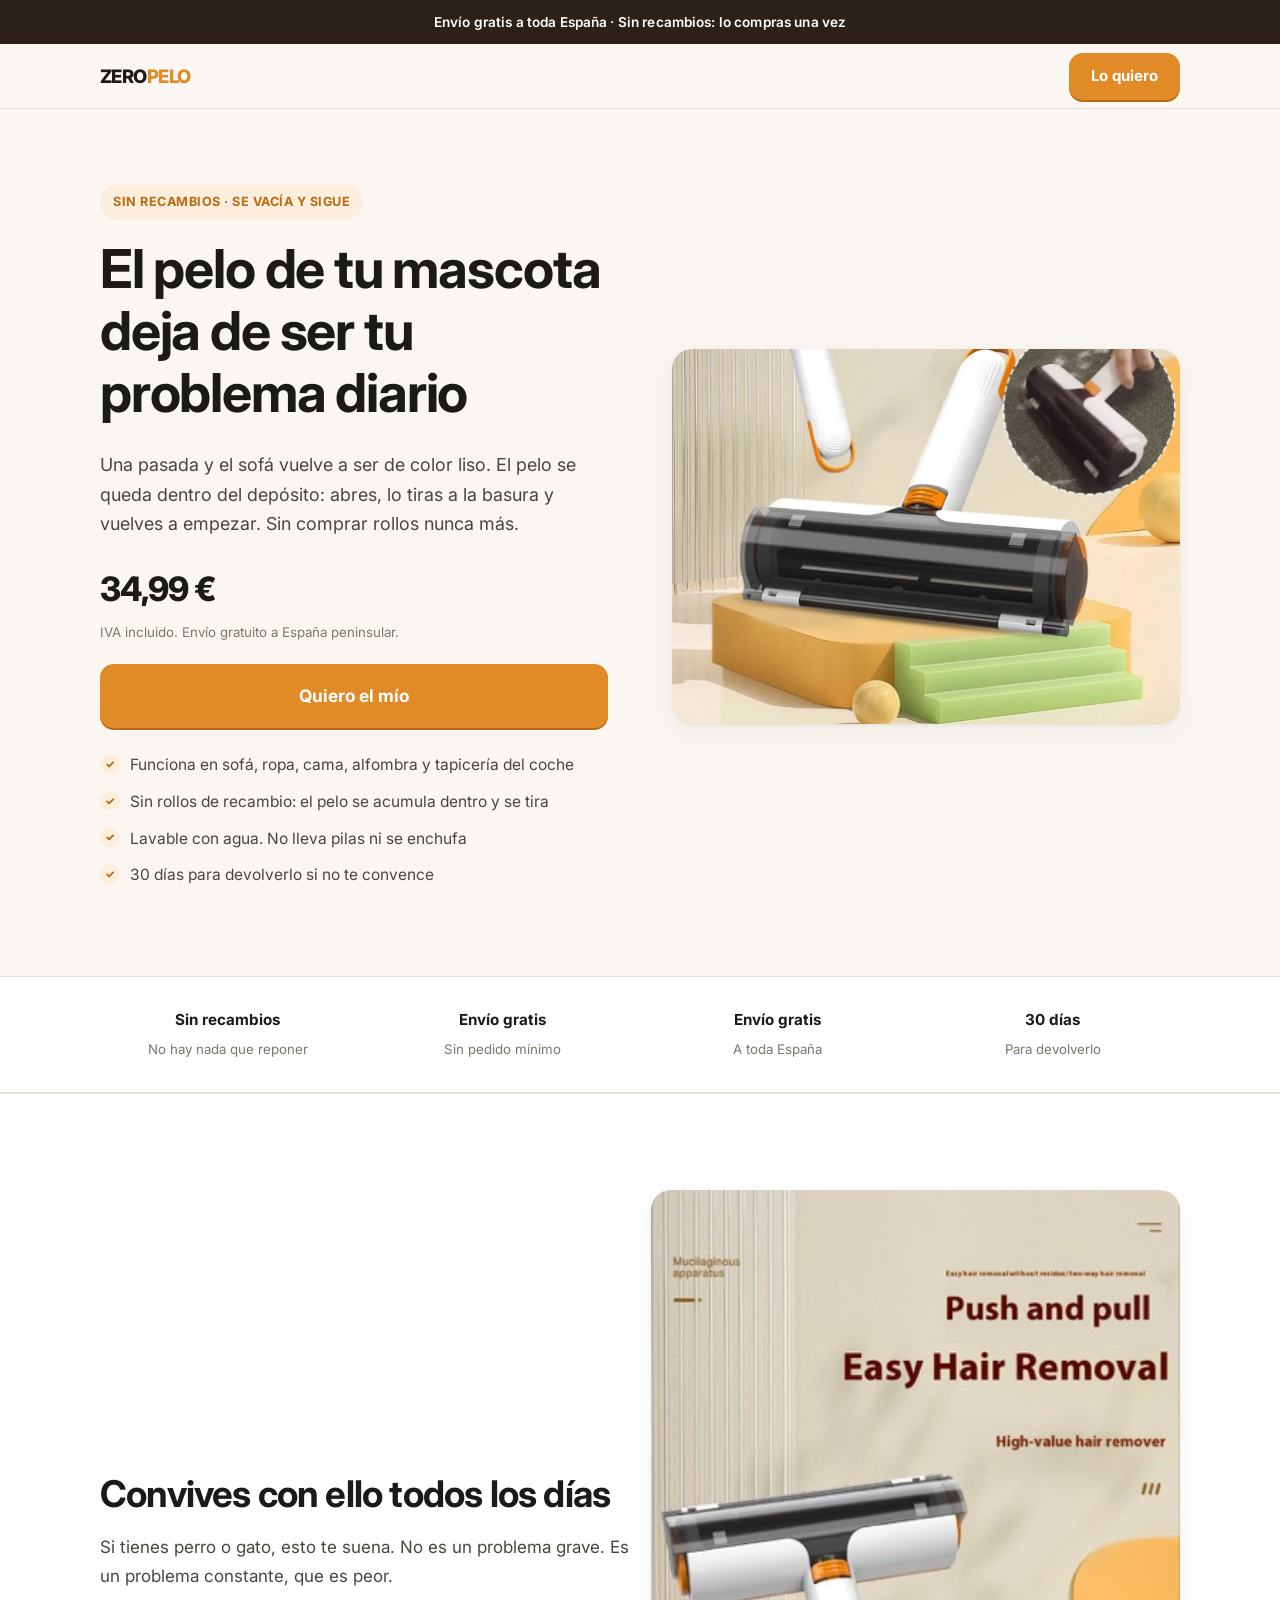
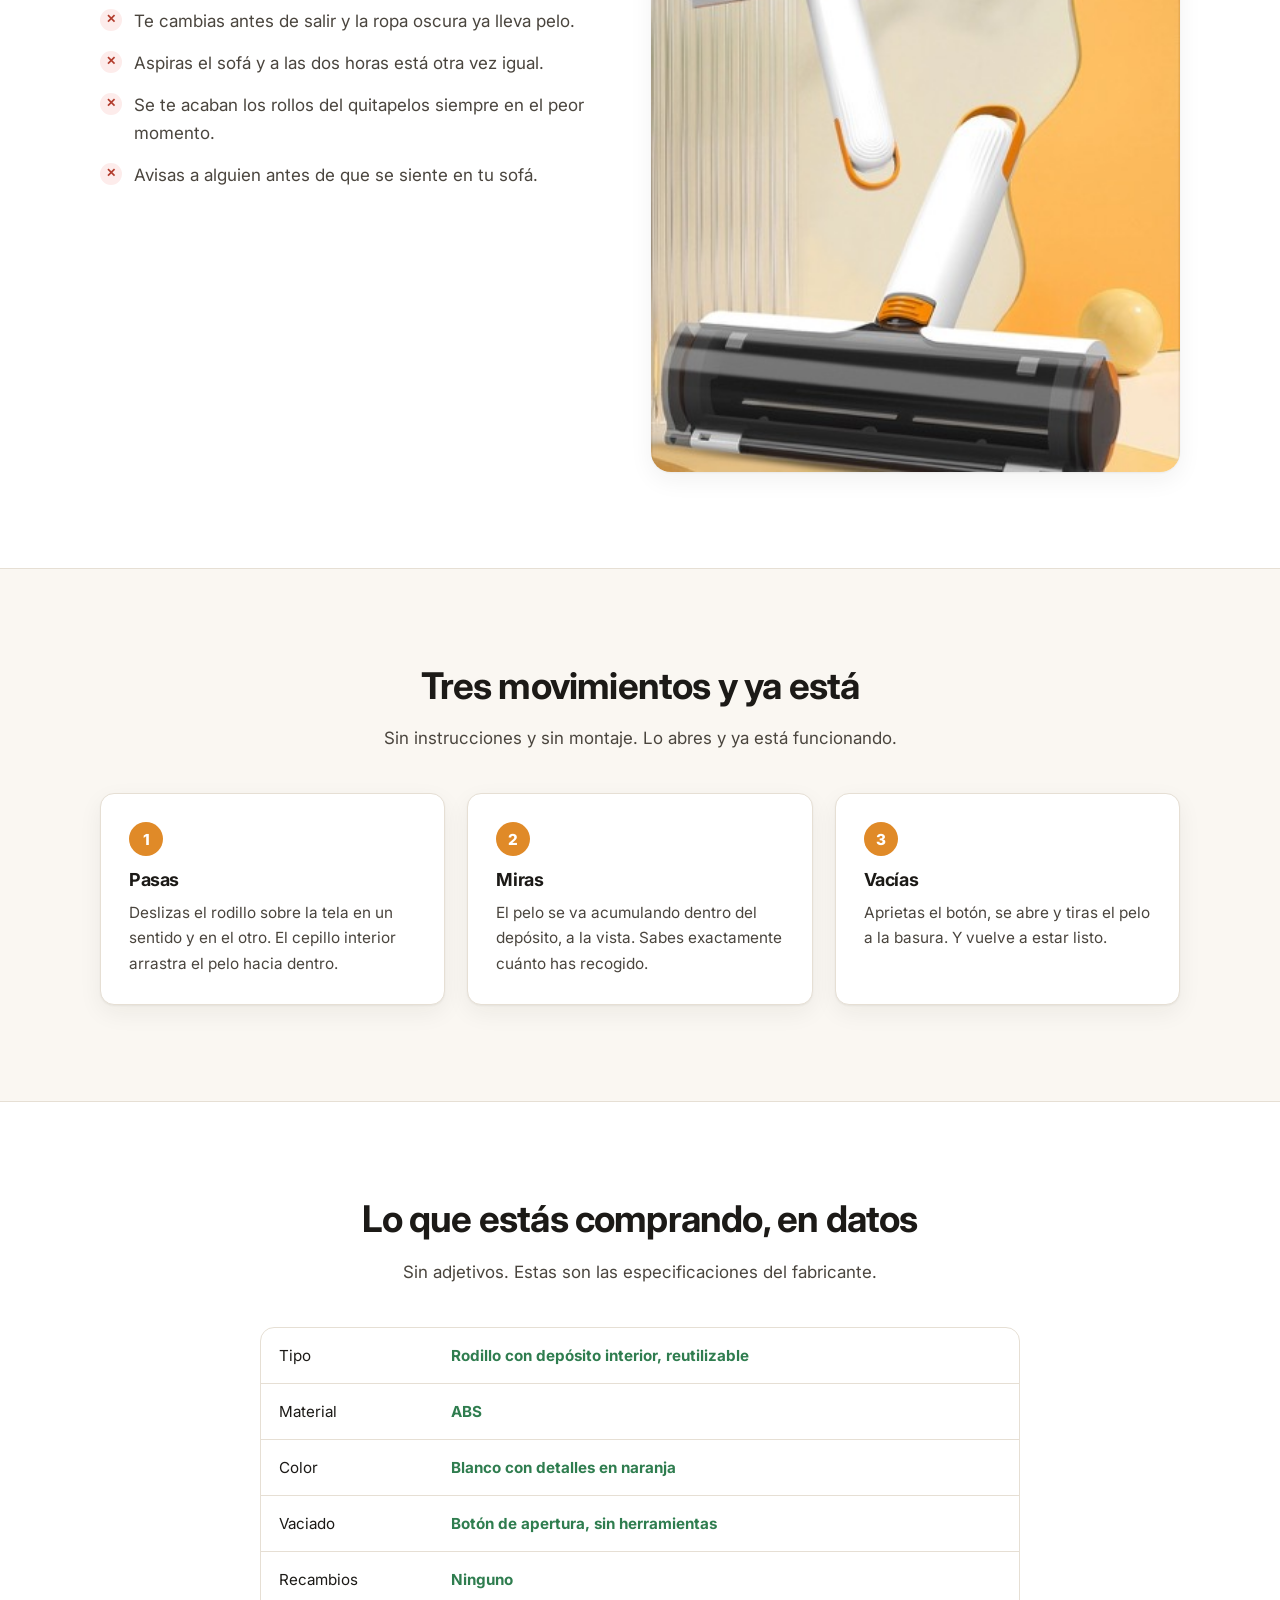
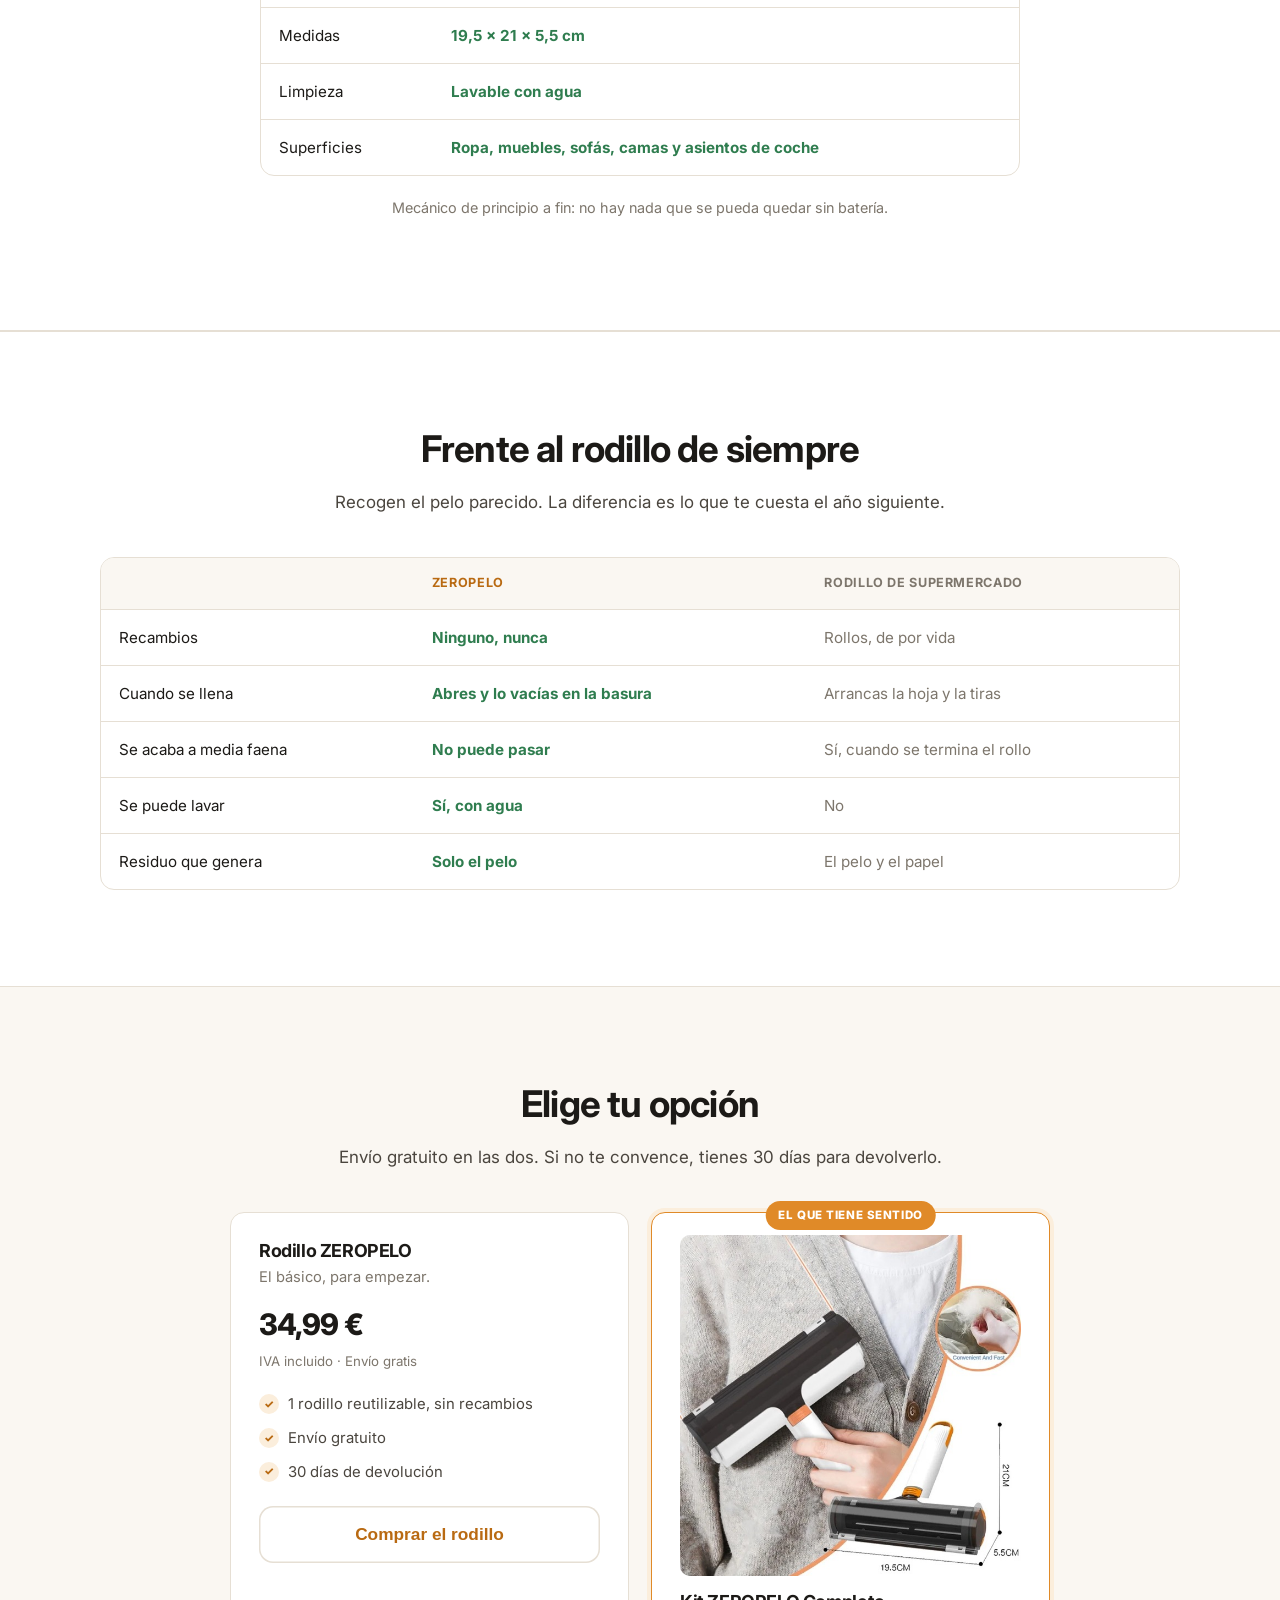
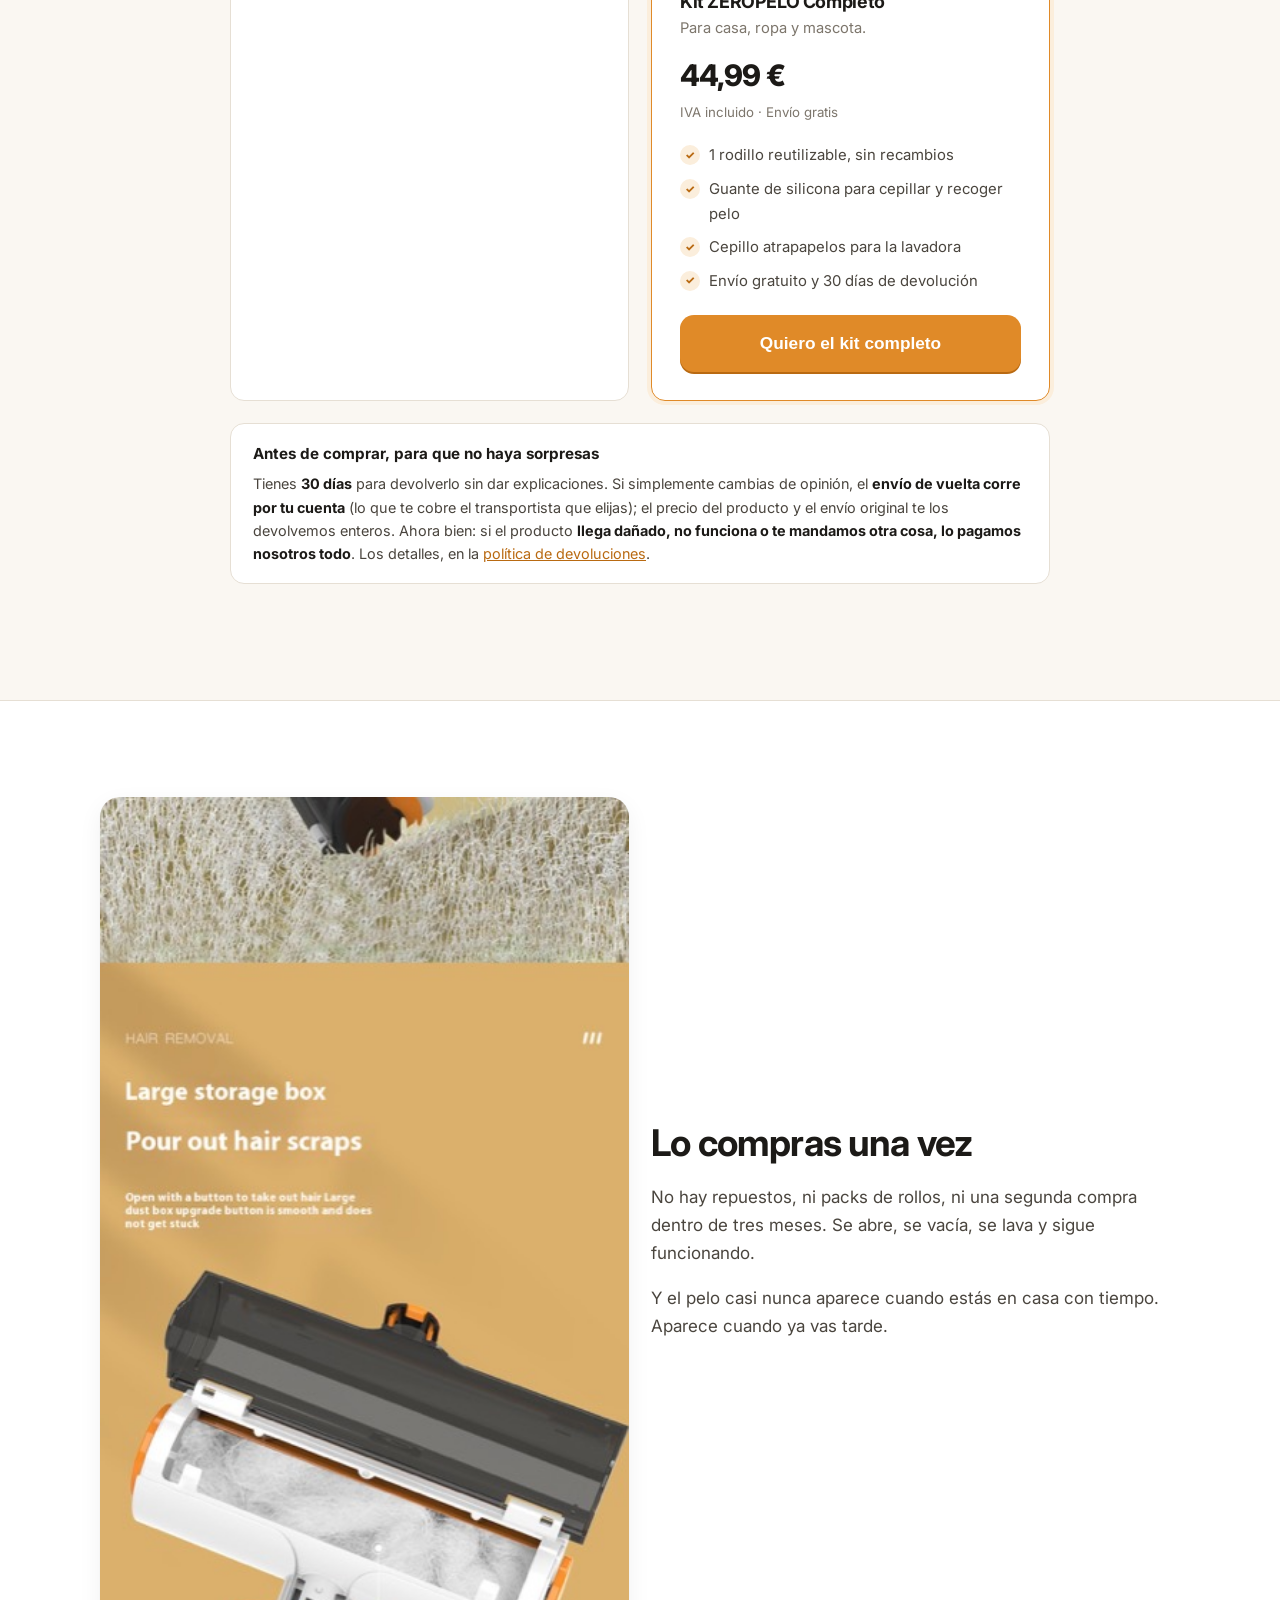
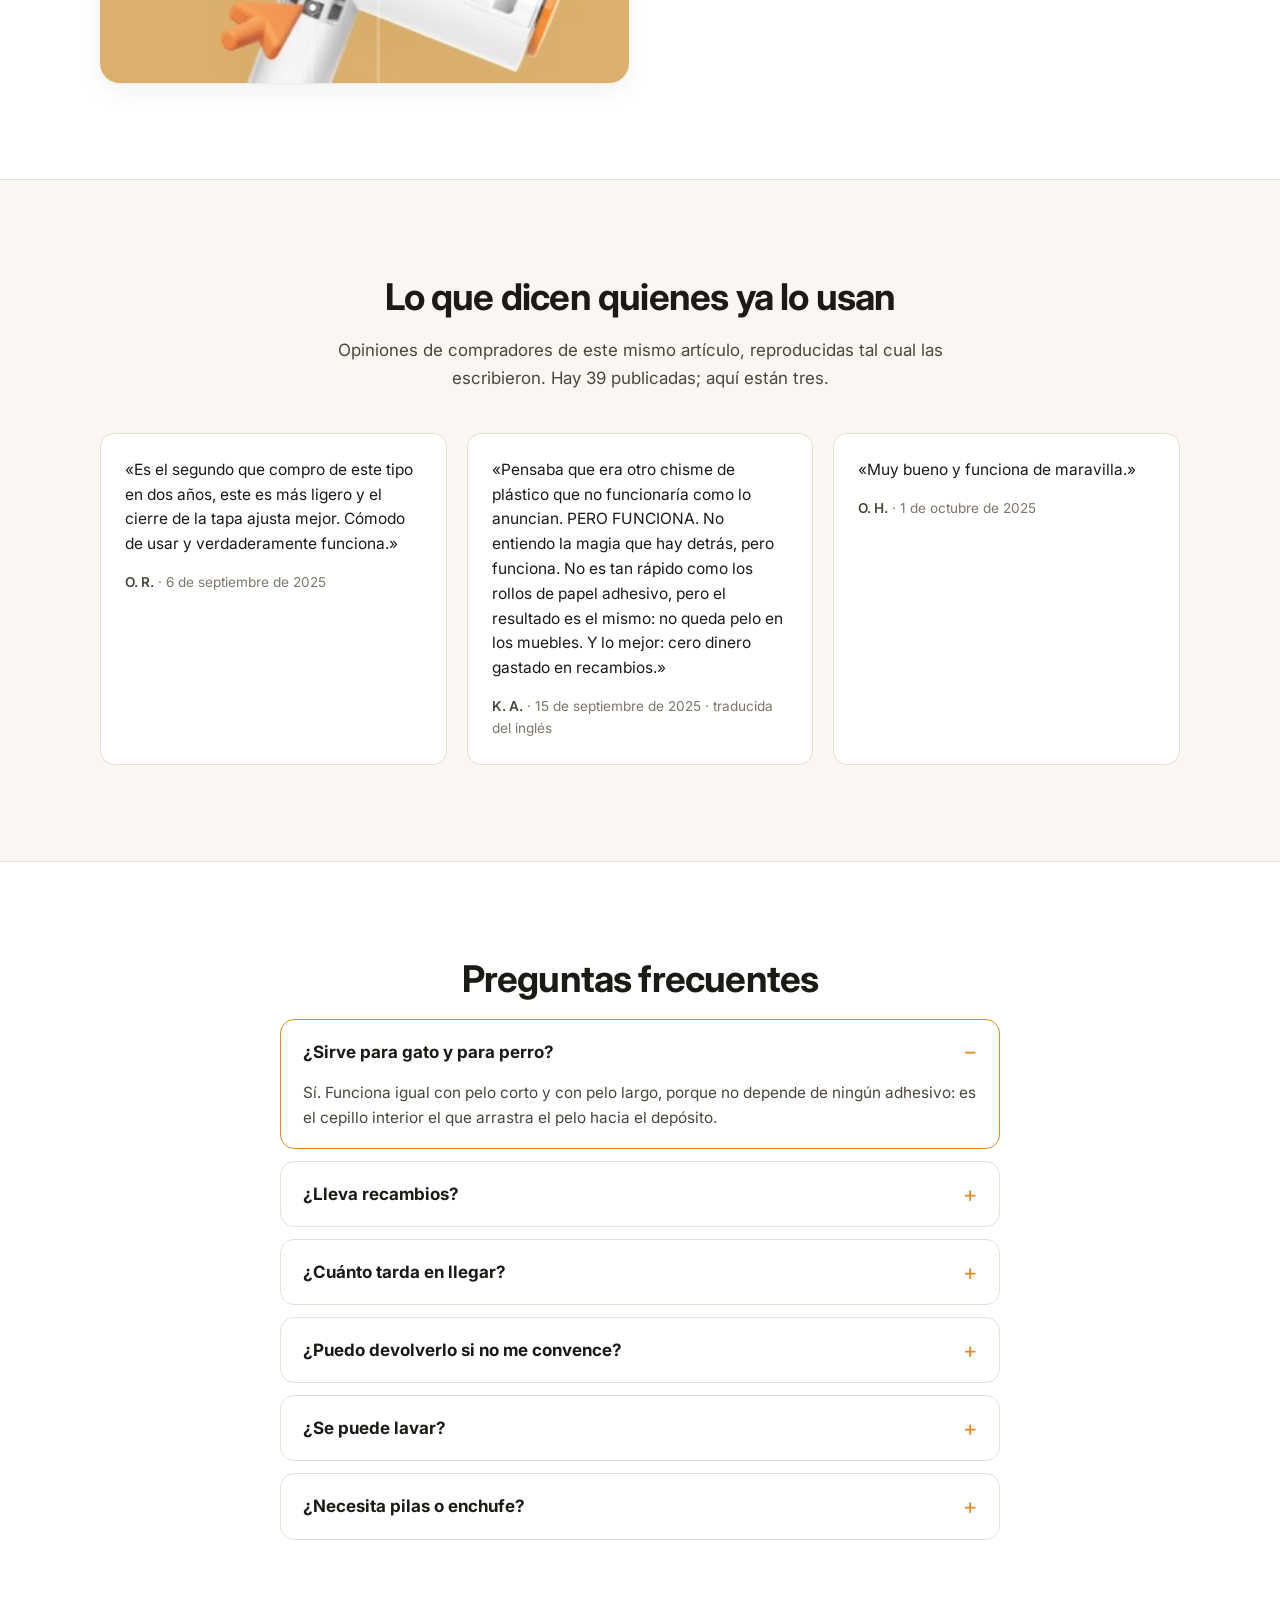
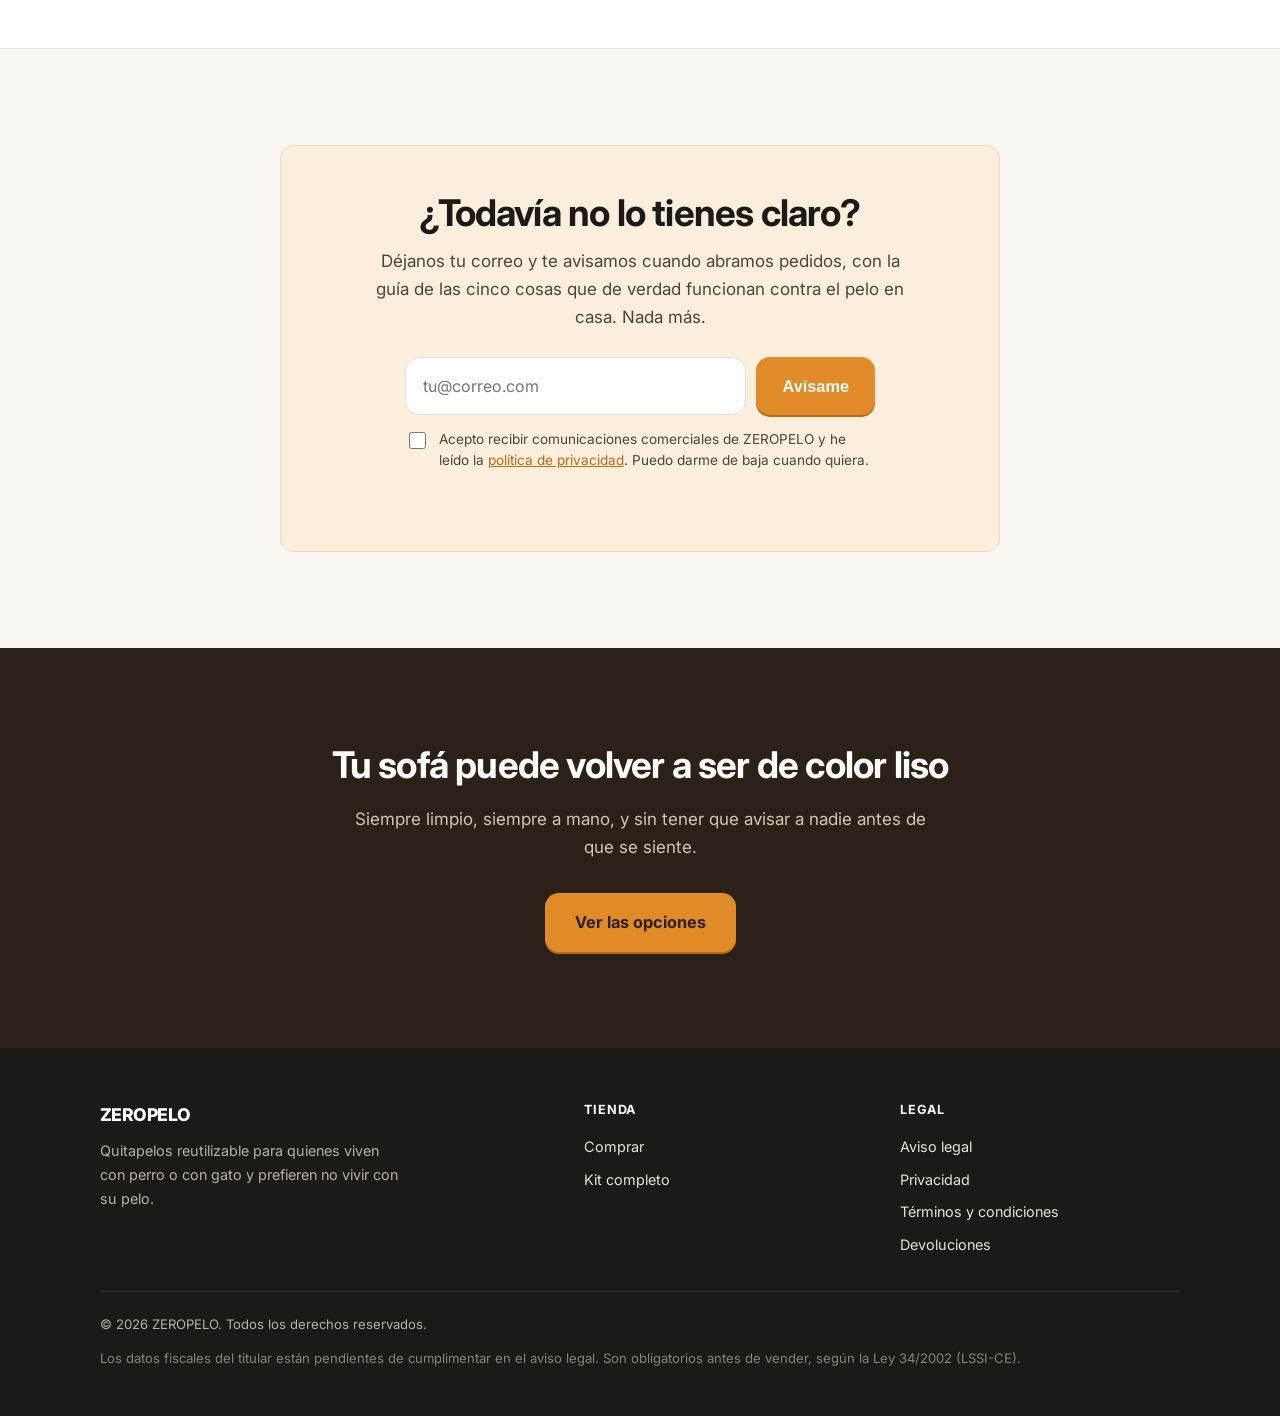
<file: index.html>
<!doctype html>
<html lang="es">
<head>
<meta charset="utf-8">
<meta name="viewport" content="width=device-width,initial-scale=1">
<title>ZEROPELO — El quitapelos que no lleva recambios</title>
<meta name="description" content="Rodillo quitapelos reutilizable para perros y gatos. El pelo se queda dentro, abres y lo tiras. Sin recambios, nunca. Envío gratis a España.">
<meta property="og:title" content="ZEROPELO — Adiós al pelo de tu mascota">
<meta property="og:description" content="Se pasa, el pelo se queda dentro, se abre y se tira. Sin rollos de recambio, nunca.">
<meta property="og:image" content="https://alexghost1.github.io/zeropelo/public/images/hero.jpg">
<meta property="og:type" content="product">
<link rel="stylesheet" href="assets/styles.css">
<link rel="preload" as="image" href="public/images/hero-560.jpg">
<link rel="preconnect" href="https://fonts.googleapis.com">
<link rel="preconnect" href="https://fonts.gstatic.com" crossorigin>
<link href="https://fonts.googleapis.com/css2?family=Inter:wght@400;600;700;800&display=swap" rel="stylesheet">
</head>
<body>

<div class="barra">Envío gratis a toda España · Sin recambios: lo compras una vez</div>

<header class="cab">
  <div class="env">
    <a class="marca" href="index.html">ZERO<span>PELO</span></a>
    <a class="btn" href="#comprar" style="padding:11px 22px;font-size:.94rem">Lo quiero</a>
  </div>
</header>

<main>

<!-- HERO -->
<section class="hero">
  <div class="env hero-rej">
    <div>
      <span class="etiqueta">Sin recambios · Se vacía y sigue</span>
      <h1>El pelo de tu mascota deja de ser tu problema diario</h1>
      <p class="sub">Una pasada y el sofá vuelve a ser de color liso. El pelo se queda dentro
      del depósito: abres, lo tiras a la basura y vuelves a empezar. Sin comprar rollos nunca más.</p>

      <div class="precio"><span class="ahora">34,99 €</span></div>
      <p class="iva">IVA incluido. Envío gratuito a España peninsular.</p>

      <a class="btn btn-g" href="#comprar">Quiero el mío</a>

      <ul class="ventajas">
        <li><span class="tic">✓</span><span>Funciona en sofá, ropa, cama, alfombra y tapicería del coche</span></li>
        <li><span class="tic">✓</span><span>Sin rollos de recambio: el pelo se acumula dentro y se tira</span></li>
        <li><span class="tic">✓</span><span>Lavable con agua. No lleva pilas ni se enchufa</span></li>
        <li><span class="tic">✓</span><span>30 días para devolverlo si no te convence</span></li>
      </ul>
    </div>
    <div class="hero-media">
      <img src="public/images/hero.jpg" width="1024" height="1024"
           srcset="public/images/hero-560.jpg 560w, public/images/hero.jpg 1024w"
           sizes="(max-width: 860px) 92vw, 46vw"
           alt="Rodillo quitapelos ZEROPELO con el depósito interior a la vista" fetchpriority="high">
    </div>
  </div>
</section>

<!-- CONFIANZA -->
<section class="confianza">
  <div class="env">
    <div class="conf-it"><b>Sin recambios</b><span>No hay nada que reponer</span></div>
    <div class="conf-it"><b>Envío gratis</b><span>Sin pedido mínimo</span></div>
    <div class="conf-it"><b>Envío gratis</b><span>A toda España</span></div>
    <div class="conf-it"><b>30 días</b><span>Para devolverlo</span></div>
  </div>
</section>

<!-- PROBLEMA -->
<section class="seccion problema">
  <div class="env rej rej-2" style="align-items:center">
    <div>
      <h2>Convives con ello todos los días</h2>
      <p style="color:var(--tinta-suave)">Si tienes perro o gato, esto te suena. No es un problema
      grave. Es un problema constante, que es peor.</p>
      <ul>
        <li><span class="cruz">✕</span><span>Te cambias antes de salir y la ropa oscura ya lleva pelo.</span></li>
        <li><span class="cruz">✕</span><span>Aspiras el sofá y a las dos horas está otra vez igual.</span></li>
        <li><span class="cruz">✕</span><span>Se te acaban los rollos del quitapelos siempre en el peor momento.</span></li>
        <li><span class="cruz">✕</span><span>Avisas a alguien antes de que se siente en tu sofá.</span></li>
      </ul>
    </div>
    <div class="hero-media">
      <img src="public/images/en-uso.jpg" width="928" height="1152"
           srcset="public/images/en-uso-600.jpg 620w, public/images/en-uso.jpg 928w"
           sizes="(max-width: 860px) 92vw, 46vw" loading="lazy"
           alt="Mano pasando el rodillo ZEROPELO por un sofá gris con pelo de perro">
    </div>
  </div>
</section>

<!-- CÓMO FUNCIONA -->
<section class="seccion">
  <div class="env">
    <div class="centro">
      <h2>Tres movimientos y ya está</h2>
      <p class="entradilla">Sin instrucciones y sin montaje. Lo abres y ya está funcionando.</p>
    </div>
    <div class="rej rej-3">
      <div class="tarjeta"><div class="paso-n">1</div><h3>Pasas</h3>
        <p>Deslizas el rodillo sobre la tela en un sentido y en el otro. El cepillo interior
        arrastra el pelo hacia dentro.</p></div>
      <div class="tarjeta"><div class="paso-n">2</div><h3>Miras</h3>
        <p>El pelo se va acumulando dentro del depósito, a la vista. Sabes exactamente cuánto has recogido.</p></div>
      <div class="tarjeta"><div class="paso-n">3</div><h3>Vacías</h3>
        <p>Aprietas el botón, se abre y tiras el pelo a la basura. Y vuelve a estar listo.</p></div>
    </div>
  </div>
</section>

<!-- FICHA TECNICA -->
<section class="seccion tecnico">
  <div class="env">
    <div class="centro">
      <h2>Lo que estás comprando, en datos</h2>
      <p class="entradilla">Sin adjetivos. Estas son las especificaciones del fabricante.</p>
    </div>
    <div class="tabla-env" style="max-width:760px;margin:0 auto">
      <table>
        <tbody>
          <tr><td>Tipo</td><td class="si">Rodillo con depósito interior, reutilizable</td></tr>
          <tr><td>Material</td><td class="si">ABS</td></tr>
          <tr><td>Color</td><td class="si">Blanco con detalles en naranja</td></tr>
          <tr><td>Vaciado</td><td class="si">Botón de apertura, sin herramientas</td></tr>
          <tr><td>Recambios</td><td class="si">Ninguno</td></tr>
          <tr><td>Medidas</td><td class="si">19,5 × 21 × 5,5 cm</td></tr>
          <tr><td>Limpieza</td><td class="si">Lavable con agua</td></tr>
          <tr><td>Superficies</td><td class="si">Ropa, muebles, sofás, camas y asientos de coche</td></tr>
        </tbody>
      </table>
    </div>
    <p class="centro" style="margin-top:20px;font-size:.9rem;color:var(--tenue)">
      Mecánico de principio a fin: no hay nada que se pueda quedar sin batería.
    </p>
  </div>
</section>

<!-- COMPARATIVA -->
<section class="seccion problema">
  <div class="env">
    <div class="centro">
      <h2>Frente al rodillo de siempre</h2>
      <p class="entradilla">Recogen el pelo parecido. La diferencia es lo que te cuesta el año siguiente.</p>
    </div>
    <div class="tabla-env">
      <table>
        <thead><tr><th></th><th class="dest">ZEROPELO</th><th>Rodillo de supermercado</th></tr></thead>
        <tbody>
          <tr><td>Recambios</td><td class="si">Ninguno, nunca</td><td class="no">Rollos, de por vida</td></tr>
          <tr><td>Cuando se llena</td><td class="si">Abres y lo vacías en la basura</td><td class="no">Arrancas la hoja y la tiras</td></tr>
          <tr><td>Se acaba a media faena</td><td class="si">No puede pasar</td><td class="no">Sí, cuando se termina el rollo</td></tr>
          <tr><td>Se puede lavar</td><td class="si">Sí, con agua</td><td class="no">No</td></tr>
          <tr><td>Residuo que genera</td><td class="si">Solo el pelo</td><td class="no">El pelo y el papel</td></tr>
        </tbody>
      </table>
    </div>
  </div>
</section>

<!-- OFERTA -->
<section class="seccion" id="comprar">
  <div class="env">
    <div class="centro">
      <h2>Elige tu opción</h2>
      <p class="entradilla">Envío gratuito en las dos. Si no te convence, tienes 30 días para devolverlo.</p>
    </div>
    <div class="packs">
      <div class="pack">
        <h3>Rodillo ZEROPELO</h3>
        <p style="color:var(--tenue);font-size:.92rem;margin:0">El básico, para empezar.</p>
        <div class="p">34,99 €</div>
        <p class="iva">IVA incluido · Envío gratis</p>
        <ul>
          <li><span class="tic">✓</span><span>1 rodillo reutilizable, sin recambios</span></li>
          <li><span class="tic">✓</span><span>Envío gratuito</span></li>
          <li><span class="tic">✓</span><span>30 días de devolución</span></li>
        </ul>
        <button class="btn btn-g btn-sec" data-pago="hero">Comprar el rodillo</button>
      </div>
      <div class="pack dest">
        <span class="pack-tag">El que tiene sentido</span>
        <div class="pack-img"><img src="public/images/kit.jpg" width="1024" height="1024"
             srcset="public/images/kit-600.jpg 620w, public/images/kit.jpg 1024w"
             sizes="(max-width: 860px) 92vw, 40vw"
             loading="lazy" alt="Kit ZEROPELO: rodillo reutilizable, guante de silicona y atrapapelos de lavadora"></div>
        <h3>Kit ZEROPELO Completo</h3>
        <p style="color:var(--tenue);font-size:.92rem;margin:0">Para casa, ropa y mascota.</p>
        <div class="p">44,99 €</div>
        <p class="iva">IVA incluido · Envío gratis</p>
        <ul>
          <li><span class="tic">✓</span><span>1 rodillo reutilizable, sin recambios</span></li>
          <li><span class="tic">✓</span><span>Guante de silicona para cepillar y recoger pelo</span></li>
          <li><span class="tic">✓</span><span>Cepillo atrapapelos para la lavadora</span></li>
          <li><span class="tic">✓</span><span>Envío gratuito y 30 días de devolución</span></li>
        </ul>
        <button class="btn btn-g" data-pago="kit">Quiero el kit completo</button>
      </div>
    </div>
    <div class="aviso-dev">
      <span class="tit">Antes de comprar, para que no haya sorpresas</span>
      Tienes <b>30 días</b> para devolverlo sin dar explicaciones. Si simplemente cambias
      de opinión, el <b>envío de vuelta corre por tu cuenta</b>
      (lo que te cobre el transportista que elijas); el precio del producto y el envío
      original te los devolvemos enteros. Ahora bien: si el producto <b>llega dañado, no
      funciona o te mandamos otra cosa, lo pagamos nosotros todo</b>. Los detalles, en la
      <a href="legal/devoluciones.html">política de devoluciones</a>.
    </div>
    <p id="pago-nota" class="centro" style="margin-top:20px;font-size:.9rem;color:var(--tenue)"></p>
  </div>
</section>

<!-- BODEGÓN -->
<section class="seccion problema">
  <div class="env rej rej-2" style="align-items:center">
    <div class="hero-media">
      <img src="public/images/bolso.jpg" width="928" height="1152"
           srcset="public/images/bolso-600.jpg 620w, public/images/bolso.jpg 928w"
           sizes="(max-width: 860px) 92vw, 46vw" loading="lazy"
           alt="Rodillo ZEROPELO junto a una manta de lana y un jersey">
    </div>
    <div>
      <h2>Lo compras una vez</h2>
      <p style="color:var(--tinta-suave)">No hay repuestos, ni packs de rollos, ni una segunda
      compra dentro de tres meses. Se abre, se vacía, se lava y sigue funcionando.</p>
      <p style="color:var(--tinta-suave)">Y el pelo casi nunca aparece cuando estás en casa con
      tiempo. Aparece cuando ya vas tarde.</p>
    </div>
  </div>
</section>

<!-- RESEÑAS -->
<section class="seccion">
  <div class="env">
    <div class="centro">
      <h2>Lo que dicen quienes ya lo usan</h2>
      <p class="entradilla">Opiniones de compradores de este mismo artículo, reproducidas
      tal cual las escribieron. Hay 39 publicadas; aquí están tres.</p>
    </div>

    <div class="resenas">
      <div class="res">
        <blockquote>«Es el segundo que compro de este tipo en dos años, este es más ligero y
        el cierre de la tapa ajusta mejor. Cómodo de usar y verdaderamente funciona.»</blockquote>
        <div class="quien"><b>O. R.</b> · 6 de septiembre de 2025</div>
      </div>
      <div class="res">
        <blockquote>«Pensaba que era otro chisme de plástico que no funcionaría como lo
        anuncian. PERO FUNCIONA. No entiendo la magia que hay detrás, pero funciona. No es
        tan rápido como los rollos de papel adhesivo, pero el resultado es el mismo: no queda
        pelo en los muebles. Y lo mejor: cero dinero gastado en recambios.»</blockquote>
        <div class="quien"><b>K. A.</b> · 15 de septiembre de 2025 · traducida del inglés</div>
      </div>
      <div class="res">
        <blockquote>«Muy bueno y funciona de maravilla.»</blockquote>
        <div class="quien"><b>O. H.</b> · 1 de octubre de 2025</div>
      </div>
    </div>
  </div>
</section>

<!-- FAQ -->
<section class="seccion problema">
  <div class="env" style="max-width:760px">
    <div class="centro"><h2>Preguntas frecuentes</h2></div>
    <details open><summary>¿Sirve para gato y para perro?</summary>
      <p>Sí. Funciona igual con pelo corto y con pelo largo, porque no depende de ningún adhesivo:
      es el cepillo interior el que arrastra el pelo hacia el depósito.</p></details>
    <details><summary>¿Lleva recambios?</summary>
      <p>No. Ninguno. El pelo se acumula en el depósito interior; cuando se llena, aprietas el
      botón, se abre y lo tiras a la basura.</p>
      <p>Esa es toda la diferencia con uno de supermercado: el de supermercado te obliga a
      comprar rollos mientras lo tengas. Este lo compras una vez.</p></details>
    <details><summary>¿Cuánto tarda en llegar?</summary>
      <p>Entre 8 y 18 días. Viene directo de fábrica, sin intermediarios, y eso es lo que nos
      permite mantener el precio. Te avisamos por email en cuanto sale.</p></details>
    <details><summary>¿Puedo devolverlo si no me convence?</summary>
      <p>Sí. Te damos <b>30 días</b> desde que lo recibes, el doble de los 14 que exige la ley
      (Real Decreto Legislativo 1/2007), y sin justificar el motivo. En ese caso el envío de vuelta
      lo pagas tú, y nosotros te devolvemos el precio del producto y el envío original.</p>
      <p>Si el producto llega dañado, no funciona o nos hemos equivocado de artículo, la
      devolución te sale gratis: la pagamos nosotros. Todo el detalle está en la
      <a href="legal/devoluciones.html">política de devoluciones</a>.</p></details>
    <details><summary>¿Se puede lavar?</summary>
      <p>Sí, con agua. Se enjuaga, se deja secar y vuelve a estar listo. No lo metas en el lavavajillas.</p></details>

    <details><summary>¿Necesita pilas o enchufe?</summary>
      <p>Ninguna de las dos cosas. Es completamente mecánico: no hay nada que se pueda quedar
      sin batería a mitad de faena.</p></details>
  </div>
</section>

<!-- CAPTURA DE EMAIL -->
<section class="seccion">
  <div class="env">
    <div class="captura">
      <h2>¿Todavía no lo tienes claro?</h2>
      <p class="intro">Déjanos tu correo y te avisamos cuando abramos pedidos, con la guía
      de las cinco cosas que de verdad funcionan contra el pelo en casa. Nada más.</p>
      <form id="form-email" novalidate>
        <div class="form-fila">
          <input type="email" id="email" name="email" required autocomplete="email"
                 placeholder="tu@correo.com" aria-label="Tu correo electrónico">
          <button class="btn" type="submit">Avísame</button>
        </div>
        <label class="consent">
          <input type="checkbox" id="consent" required>
          <span>Acepto recibir comunicaciones comerciales de ZEROPELO y he leído la
          <a href="legal/privacidad.html">política de privacidad</a>. Puedo darme de baja
          cuando quiera.</span>
        </label>
        <p class="form-msg" id="form-msg" role="status" aria-live="polite"></p>
      </form>
    </div>
  </div>
</section>

<!-- CTA FINAL -->
<section class="seccion cta-final">
  <div class="env">
    <h2>Tu sofá puede volver a ser de color liso</h2>
    <p>Siempre limpio, siempre a mano, y sin tener que avisar a nadie antes de que se siente.</p>
    <a class="btn" href="#comprar">Ver las opciones</a>
  </div>
</section>

</main>

<footer class="pie">
  <div class="env">
    <div class="pie-rej">
      <div>
        <div class="marca-pie">ZEROPELO</div>
        <p style="margin-top:10px;max-width:34ch">Quitapelos reutilizable para quienes viven con
        perro o con gato y prefieren no vivir con su pelo.</p>
      </div>
      <div><h4>Tienda</h4><ul>
        <li><a href="#comprar">Comprar</a></li>
        <li><a href="#comprar">Kit completo</a></li>
      </ul></div>
      <div><h4>Legal</h4><ul>
        <li><a href="legal/aviso-legal.html">Aviso legal</a></li>
        <li><a href="legal/privacidad.html">Privacidad</a></li>
        <li><a href="legal/terminos.html">Términos y condiciones</a></li>
        <li><a href="legal/devoluciones.html">Devoluciones</a></li>
      </ul></div>
    </div>
    <div class="pie-fin">
      <p>© 2026 ZEROPELO. Todos los derechos reservados.</p>
      <p style="color:#8a8378">Los datos fiscales del titular están pendientes de cumplimentar en
      el aviso legal. Son obligatorios antes de vender, según la Ley 34/2002 (LSSI-CE).</p>
    </div>
  </div>
</footer>

<script>
/* CONFIGURACION DE PAGO ---------------------------------------------
   Los botones llevan a la ficha del producto en Shopify, que es donde se cobra.
   Si cambias de dominio, cambia estas dos lineas y nada mas. */
const PAGOS = {
  hero: "https://0fx0bs-th.myshopify.com/products/rodillo-zeropelo-quitapelos-reutilizable-para-perros-y-gatos",
  kit:  "https://0fx0bs-th.myshopify.com/products/kit-zeropelo-completo-rodillo-guante-atrapapelos-de-lavadora"
};

/* ANALITICA Y CAPTURA DE EMAIL (Supabase, proyecto garcia-os) --------
   La analitica NO guarda IP, ni user agent, ni cookies, ni ningun
   identificador. Por eso no necesita banner de consentimiento.
   La clave de abajo es publica por diseno: solo permite INSERTAR. */
const SB_URL = "https://fnaqlnfakpkfcyhvybth.supabase.co";
const SB_KEY = "sb_publishable_40aJM_WthTYd6_X1YzafZg_0PdirwL6";

function sbInsert(tabla, fila) {
  return fetch(SB_URL + "/rest/v1/" + tabla, {
    method: "POST",
    headers: {
      "apikey": SB_KEY,
      "Authorization": "Bearer " + SB_KEY,
      "Content-Type": "application/json",
      "Prefer": "return=minimal"
    },
    body: JSON.stringify(fila)
  });
}

function registrar(tipo) {
  var ref = "directo";
  try { if (document.referrer) { ref = new URL(document.referrer).hostname; } }
  catch (e) { ref = "directo"; }
  sbInsert("zeropelo_eventos", {
    tipo: tipo,
    ruta: location.pathname.slice(0, 200),
    referente: ref.slice(0, 200)
  }).catch(function () { /* la analitica nunca debe romper la pagina */ });
}

registrar("visita");

document.querySelectorAll("[data-pago]").forEach(function (b) {
  b.addEventListener("click", function () {
    registrar(b.dataset.pago === "kit" ? "clic_kit" : "clic_comprar");
    var destino = PAGOS[b.dataset.pago];
    var nota = document.getElementById("pago-nota");
    if (destino) { window.location.href = destino; return; }
    nota.textContent = "No hemos podido abrir el checkout. Escribenos y lo resolvemos.";
    nota.style.color = "#b23c2c";
    nota.scrollIntoView({ behavior: "smooth", block: "center" });
  });
});

var form = document.getElementById("form-email");
form.addEventListener("submit", function (e) {
  e.preventDefault();
  var email = document.getElementById("email").value.trim();
  var consent = document.getElementById("consent").checked;
  var msg = document.getElementById("form-msg");
  var boton = form.querySelector("button");
  var patron = new RegExp("^[^@\\s]+@[^@\\s]+\\.[^@\\s]{2,}$");

  msg.className = "form-msg";
  if (!patron.test(email)) {
    msg.textContent = "Revisa el correo, parece que falta algo.";
    msg.classList.add("err"); return;
  }
  if (!consent) {
    msg.textContent = "Necesitamos que marques la casilla para poder escribirte.";
    msg.classList.add("err"); return;
  }

  boton.disabled = true;
  boton.textContent = "Enviando...";

  sbInsert("zeropelo_leads", { email: email, consentimiento: true, origen: "tienda" })
    .then(function (r) {
      if (r.ok) {
        registrar("alta_email");
        form.innerHTML = '<p class="form-msg ok" style="font-size:1.05rem">Apuntado. Te escribimos en cuanto abramos pedidos.</p>';
      } else if (r.status === 409) {
        msg.textContent = "Ese correo ya estaba apuntado. No hace falta nada mas.";
        msg.classList.add("ok");
        boton.disabled = false; boton.textContent = "Avisame";
      } else {
        throw new Error("HTTP " + r.status);
      }
    })
    .catch(function () {
      msg.textContent = "No hemos podido guardarlo. Intentalo dentro de un momento.";
      msg.classList.add("err");
      boton.disabled = false; boton.textContent = "Avisame";
    });
});
</script>
</body>
</html>
</file>
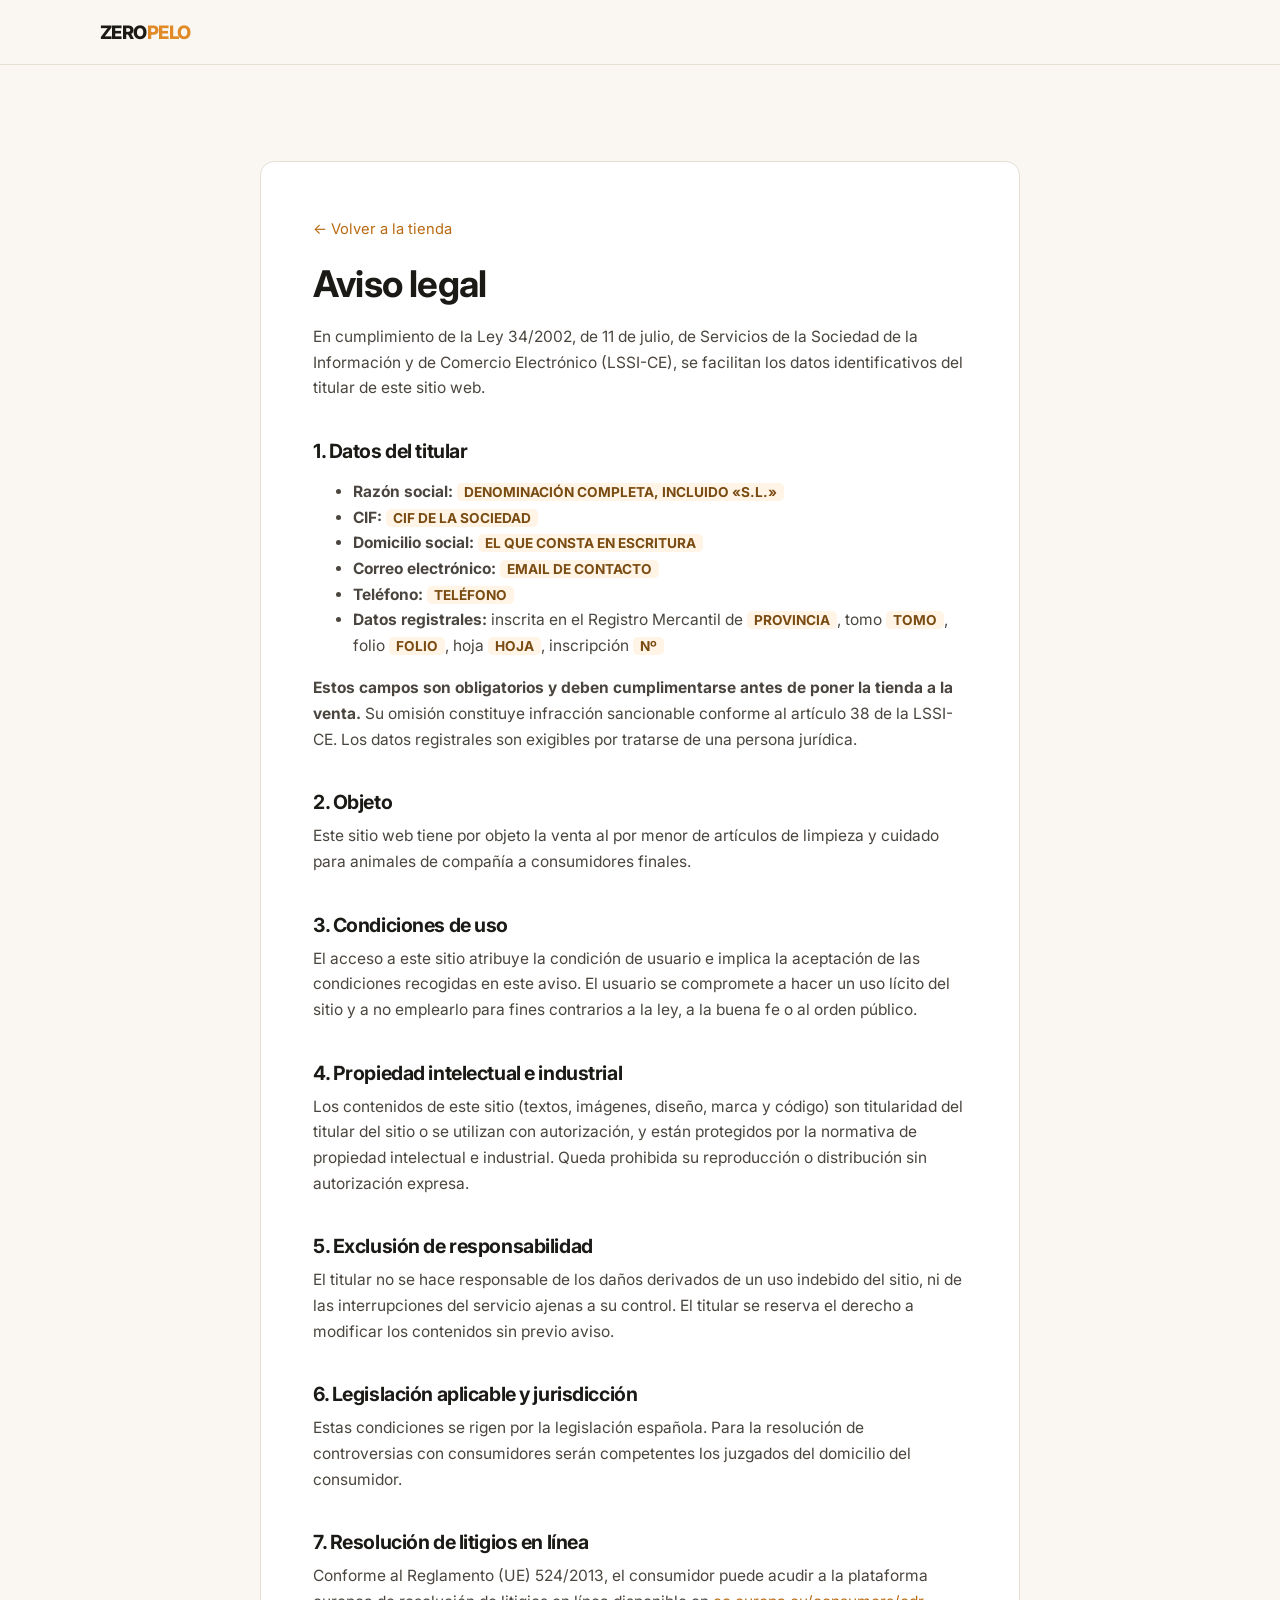
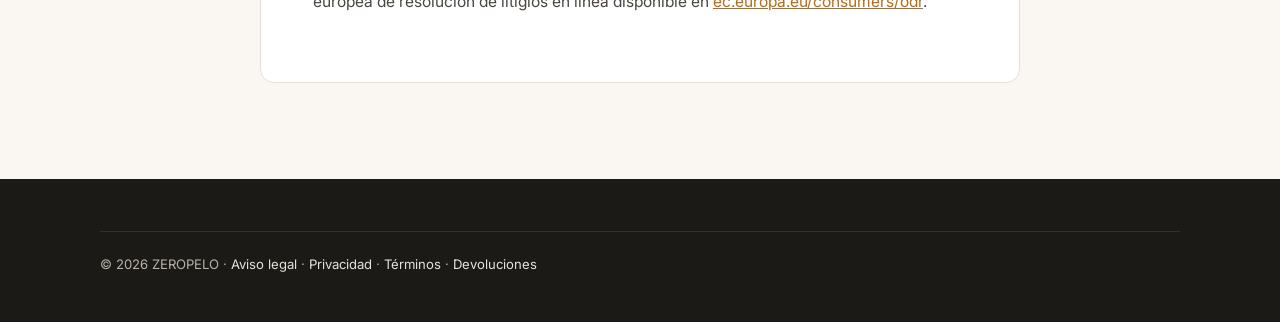
<file: legal/aviso-legal.html>
<!doctype html><html lang="es"><head><meta charset="utf-8">
<meta name="viewport" content="width=device-width,initial-scale=1">
<title>Aviso legal — ZEROPELO</title><meta name="robots" content="noindex">
<link rel="stylesheet" href="../assets/styles.css">
<link rel="preconnect" href="https://fonts.googleapis.com"><link rel="preconnect" href="https://fonts.gstatic.com" crossorigin>
<link href="https://fonts.googleapis.com/css2?family=Inter:wght@400;600;700;800&display=swap" rel="stylesheet">
</head><body>
<header class="cab"><div class="env"><a class="marca" href="../index.html">ZERO<span>PELO</span></a></div></header>
<main class="seccion"><div class="env"><div class="doc">
<a class="volver" href="../index.html">&larr; Volver a la tienda</a>
<h1>Aviso legal</h1>
<p>En cumplimiento de la Ley 34/2002, de 11 de julio, de Servicios de la Sociedad de la
Información y de Comercio Electrónico (LSSI-CE), se facilitan los datos identificativos del
titular de este sitio web.</p>

<h2>1. Datos del titular</h2>
<ul>
<li><b>Razón social:</b> <span class="rellenar">DENOMINACIÓN COMPLETA, INCLUIDO «S.L.»</span></li>
<li><b>CIF:</b> <span class="rellenar">CIF DE LA SOCIEDAD</span></li>
<li><b>Domicilio social:</b> <span class="rellenar">EL QUE CONSTA EN ESCRITURA</span></li>
<li><b>Correo electrónico:</b> <span class="rellenar">EMAIL DE CONTACTO</span></li>
<li><b>Teléfono:</b> <span class="rellenar">TELÉFONO</span></li>
<li><b>Datos registrales:</b> inscrita en el Registro Mercantil de
    <span class="rellenar">PROVINCIA</span>, tomo <span class="rellenar">TOMO</span>,
    folio <span class="rellenar">FOLIO</span>, hoja <span class="rellenar">HOJA</span>,
    inscripción <span class="rellenar">Nº</span></li>
</ul>
<p><b>Estos campos son obligatorios y deben cumplimentarse antes de poner la tienda a la venta.</b>
Su omisión constituye infracción sancionable conforme al artículo 38 de la LSSI-CE. Los
datos registrales son exigibles por tratarse de una persona jurídica.</p>

<h2>2. Objeto</h2>
<p>Este sitio web tiene por objeto la venta al por menor de artículos de limpieza y cuidado para
animales de compañía a consumidores finales.</p>

<h2>3. Condiciones de uso</h2>
<p>El acceso a este sitio atribuye la condición de usuario e implica la aceptación de las
condiciones recogidas en este aviso. El usuario se compromete a hacer un uso lícito del sitio y
a no emplearlo para fines contrarios a la ley, a la buena fe o al orden público.</p>

<h2>4. Propiedad intelectual e industrial</h2>
<p>Los contenidos de este sitio (textos, imágenes, diseño, marca y código) son titularidad del
titular del sitio o se utilizan con autorización, y están protegidos por la normativa de
propiedad intelectual e industrial. Queda prohibida su reproducción o distribución sin
autorización expresa.</p>

<h2>5. Exclusión de responsabilidad</h2>
<p>El titular no se hace responsable de los daños derivados de un uso indebido del sitio, ni de
las interrupciones del servicio ajenas a su control. El titular se reserva el derecho a
modificar los contenidos sin previo aviso.</p>

<h2>6. Legislación aplicable y jurisdicción</h2>
<p>Estas condiciones se rigen por la legislación española. Para la resolución de controversias
con consumidores serán competentes los juzgados del domicilio del consumidor.</p>

<h2>7. Resolución de litigios en línea</h2>
<p>Conforme al Reglamento (UE) 524/2013, el consumidor puede acudir a la plataforma europea de
resolución de litigios en línea disponible en
<a href="https://ec.europa.eu/consumers/odr" rel="nofollow noopener" target="_blank">ec.europa.eu/consumers/odr</a>.</p>
</div></div></main>
<footer class="pie"><div class="env"><div class="pie-fin">
<p>© 2026 ZEROPELO · <a href="aviso-legal.html">Aviso legal</a> ·
<a href="privacidad.html">Privacidad</a> ·
<a href="terminos.html">Términos</a> ·
<a href="devoluciones.html">Devoluciones</a></p>
</div></div></footer></body></html>
</file>
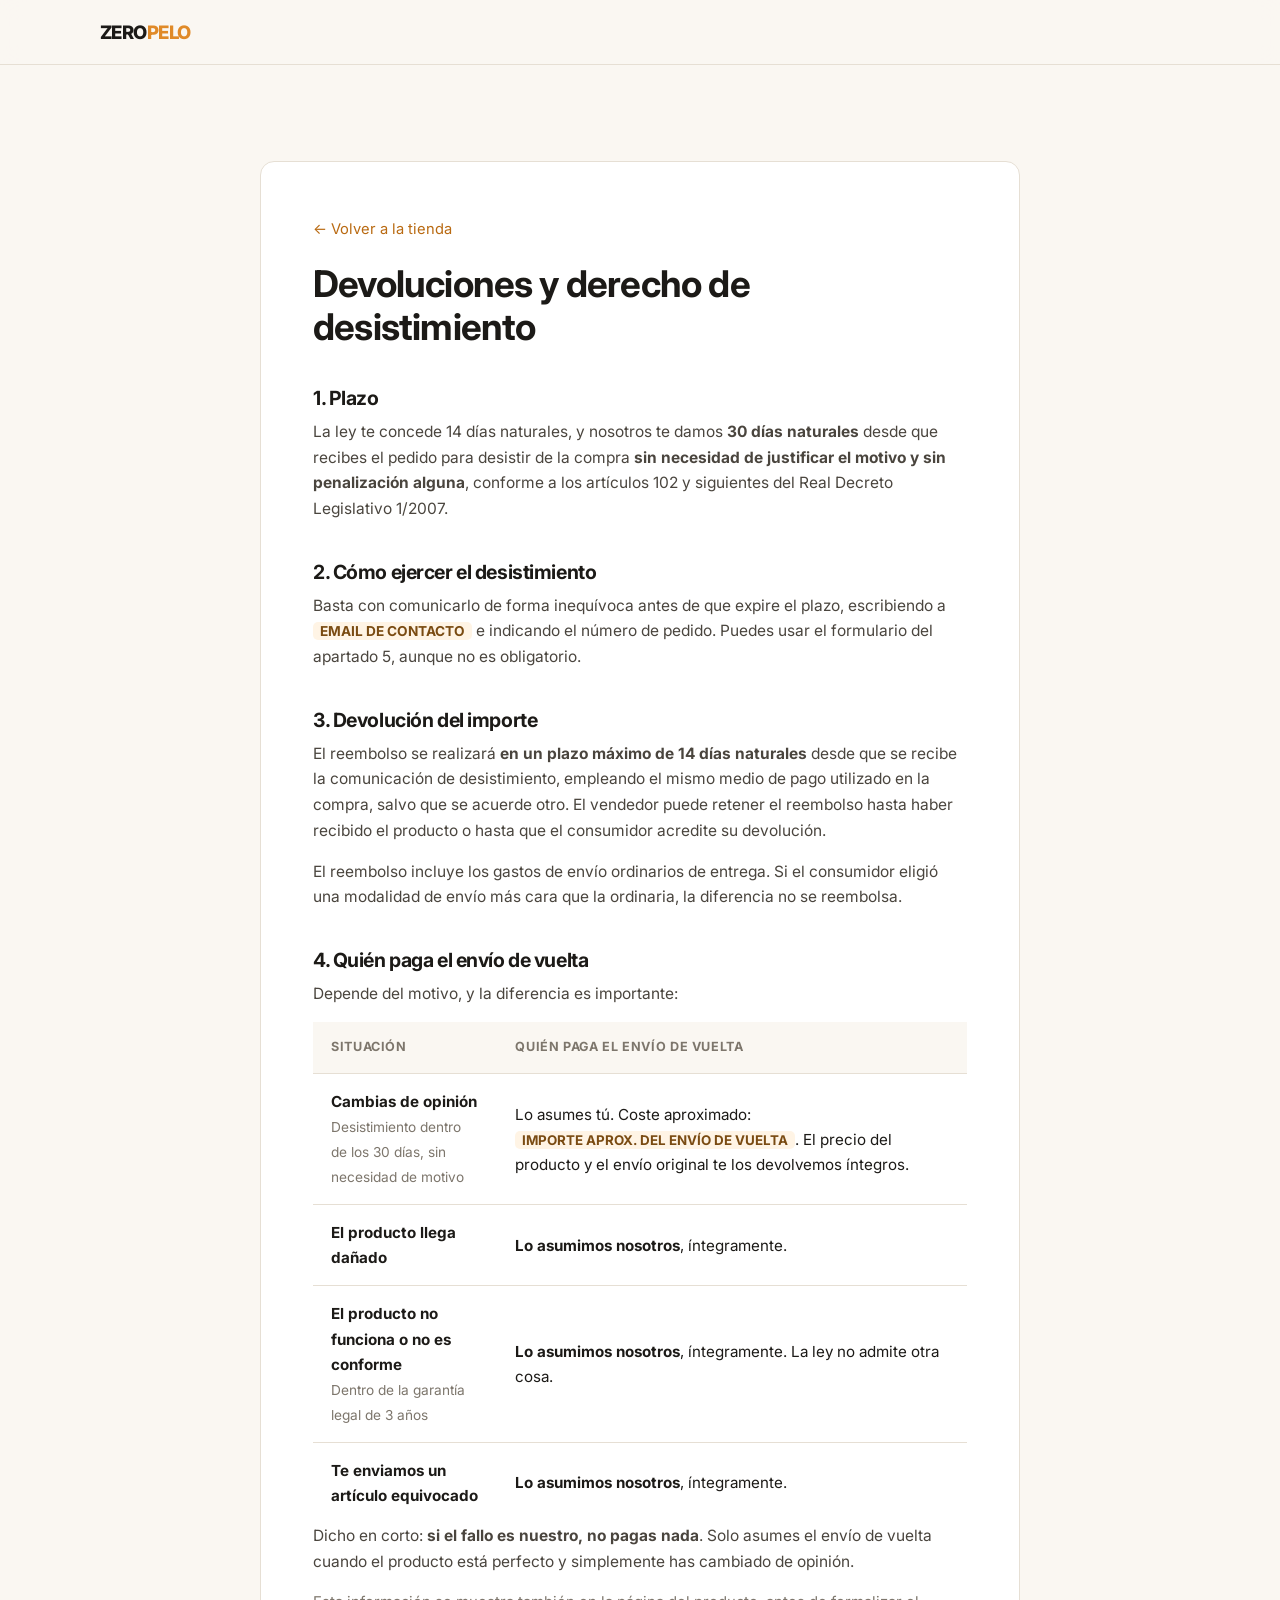
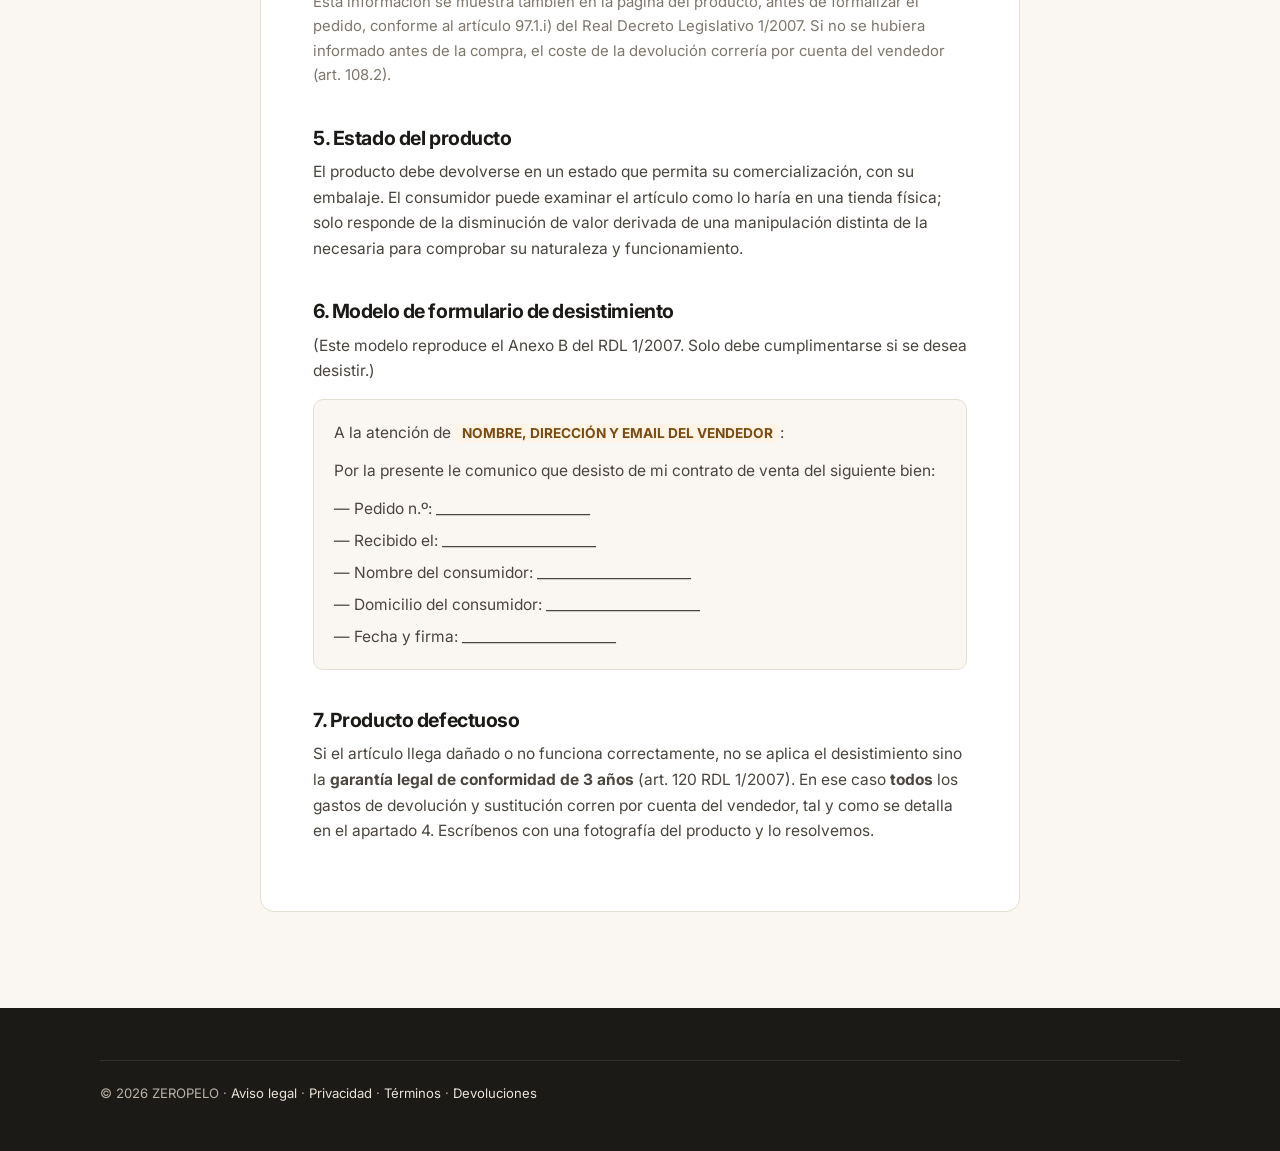
<file: legal/devoluciones.html>
<!doctype html><html lang="es"><head><meta charset="utf-8">
<meta name="viewport" content="width=device-width,initial-scale=1">
<title>Política de devoluciones — ZEROPELO</title><meta name="robots" content="noindex">
<link rel="stylesheet" href="../assets/styles.css">
<link rel="preconnect" href="https://fonts.googleapis.com"><link rel="preconnect" href="https://fonts.gstatic.com" crossorigin>
<link href="https://fonts.googleapis.com/css2?family=Inter:wght@400;600;700;800&display=swap" rel="stylesheet">
</head><body>
<header class="cab"><div class="env"><a class="marca" href="../index.html">ZERO<span>PELO</span></a></div></header>
<main class="seccion"><div class="env"><div class="doc">
<a class="volver" href="../index.html">&larr; Volver a la tienda</a>
<h1>Devoluciones y derecho de desistimiento</h1>

<h2>1. Plazo</h2>
<p>La ley te concede 14 días naturales, y nosotros te damos <b>30 días naturales</b> desde que recibes el pedido para desistir de la compra
<b>sin necesidad de justificar el motivo y sin penalización alguna</b>, conforme a los artículos
102 y siguientes del Real Decreto Legislativo 1/2007.</p>

<h2>2. Cómo ejercer el desistimiento</h2>
<p>Basta con comunicarlo de forma inequívoca antes de que expire el plazo, escribiendo a
<span class="rellenar">EMAIL DE CONTACTO</span> e indicando el número de pedido. Puedes usar el
formulario del apartado 5, aunque no es obligatorio.</p>

<h2>3. Devolución del importe</h2>
<p>El reembolso se realizará <b>en un plazo máximo de 14 días naturales</b> desde que se recibe la
comunicación de desistimiento, empleando el mismo medio de pago utilizado en la compra, salvo que
se acuerde otro. El vendedor puede retener el reembolso hasta haber recibido el producto o hasta
que el consumidor acredite su devolución.</p>
<p>El reembolso incluye los gastos de envío ordinarios de entrega. Si el consumidor eligió una
modalidad de envío más cara que la ordinaria, la diferencia no se reembolsa.</p>

<h2>4. Quién paga el envío de vuelta</h2>
<p>Depende del motivo, y la diferencia es importante:</p>

<table>
<thead><tr><th>Situación</th><th>Quién paga el envío de vuelta</th></tr></thead>
<tbody>
<tr><td><b>Cambias de opinión</b><br><span style="font-size:.9em;color:var(--tenue)">Desistimiento dentro de los 30 días, sin necesidad de motivo</span></td>
    <td>Lo asumes tú. Coste aproximado:
        <span class="rellenar">IMPORTE APROX. DEL ENVÍO DE VUELTA</span>.
        El precio del producto y el envío original te los devolvemos íntegros.</td></tr>
<tr><td><b>El producto llega dañado</b></td>
    <td><b>Lo asumimos nosotros</b>, íntegramente.</td></tr>
<tr><td><b>El producto no funciona o no es conforme</b><br><span style="font-size:.9em;color:var(--tenue)">Dentro de la garantía legal de 3 años</span></td>
    <td><b>Lo asumimos nosotros</b>, íntegramente. La ley no admite otra cosa.</td></tr>
<tr><td><b>Te enviamos un artículo equivocado</b></td>
    <td><b>Lo asumimos nosotros</b>, íntegramente.</td></tr>
</tbody>
</table>

<p>Dicho en corto: <b>si el fallo es nuestro, no pagas nada</b>. Solo asumes el envío de
vuelta cuando el producto está perfecto y simplemente has cambiado de opinión.</p>

<p style="font-size:.93rem;color:var(--tenue)">Esta información se muestra también en la
página del producto, antes de formalizar el pedido, conforme al artículo 97.1.i) del Real
Decreto Legislativo 1/2007. Si no se hubiera informado antes de la compra, el coste de la
devolución correría por cuenta del vendedor (art. 108.2).</p>

<h2>5. Estado del producto</h2>
<p>El producto debe devolverse en un estado que permita su comercialización, con su embalaje.
El consumidor puede examinar el artículo como lo haría en una tienda física; solo responde de la
disminución de valor derivada de una manipulación distinta de la necesaria para comprobar su
naturaleza y funcionamiento.</p>

<h2>6. Modelo de formulario de desistimiento</h2>
<p>(Este modelo reproduce el Anexo B del RDL 1/2007. Solo debe cumplimentarse si se desea desistir.)</p>
<div style="background:var(--crema);border:1px solid var(--borde);border-radius:10px;padding:20px;font-size:.93rem">
<p style="margin:0 0 .8em">A la atención de <span class="rellenar">NOMBRE, DIRECCIÓN Y EMAIL DEL VENDEDOR</span>:</p>
<p style="margin:0 0 .8em">Por la presente le comunico que desisto de mi contrato de venta del
siguiente bien:</p>
<p style="margin:0 0 .4em">— Pedido n.º: ______________________</p>
<p style="margin:0 0 .4em">— Recibido el: ______________________</p>
<p style="margin:0 0 .4em">— Nombre del consumidor: ______________________</p>
<p style="margin:0 0 .4em">— Domicilio del consumidor: ______________________</p>
<p style="margin:0">— Fecha y firma: ______________________</p>
</div>

<h2>7. Producto defectuoso</h2>
<p>Si el artículo llega dañado o no funciona correctamente, no se aplica el desistimiento sino la
<b>garantía legal de conformidad de 3 años</b> (art. 120 RDL 1/2007). En ese caso <b>todos</b> los
gastos de devolución y sustitución corren por cuenta del vendedor, tal y como se detalla en el
apartado 4. Escríbenos con una fotografía del producto y lo resolvemos.</p>
</div></div></main>
<footer class="pie"><div class="env"><div class="pie-fin">
<p>© 2026 ZEROPELO · <a href="aviso-legal.html">Aviso legal</a> ·
<a href="privacidad.html">Privacidad</a> ·
<a href="terminos.html">Términos</a> ·
<a href="devoluciones.html">Devoluciones</a></p>
</div></div></footer></body></html>
</file>
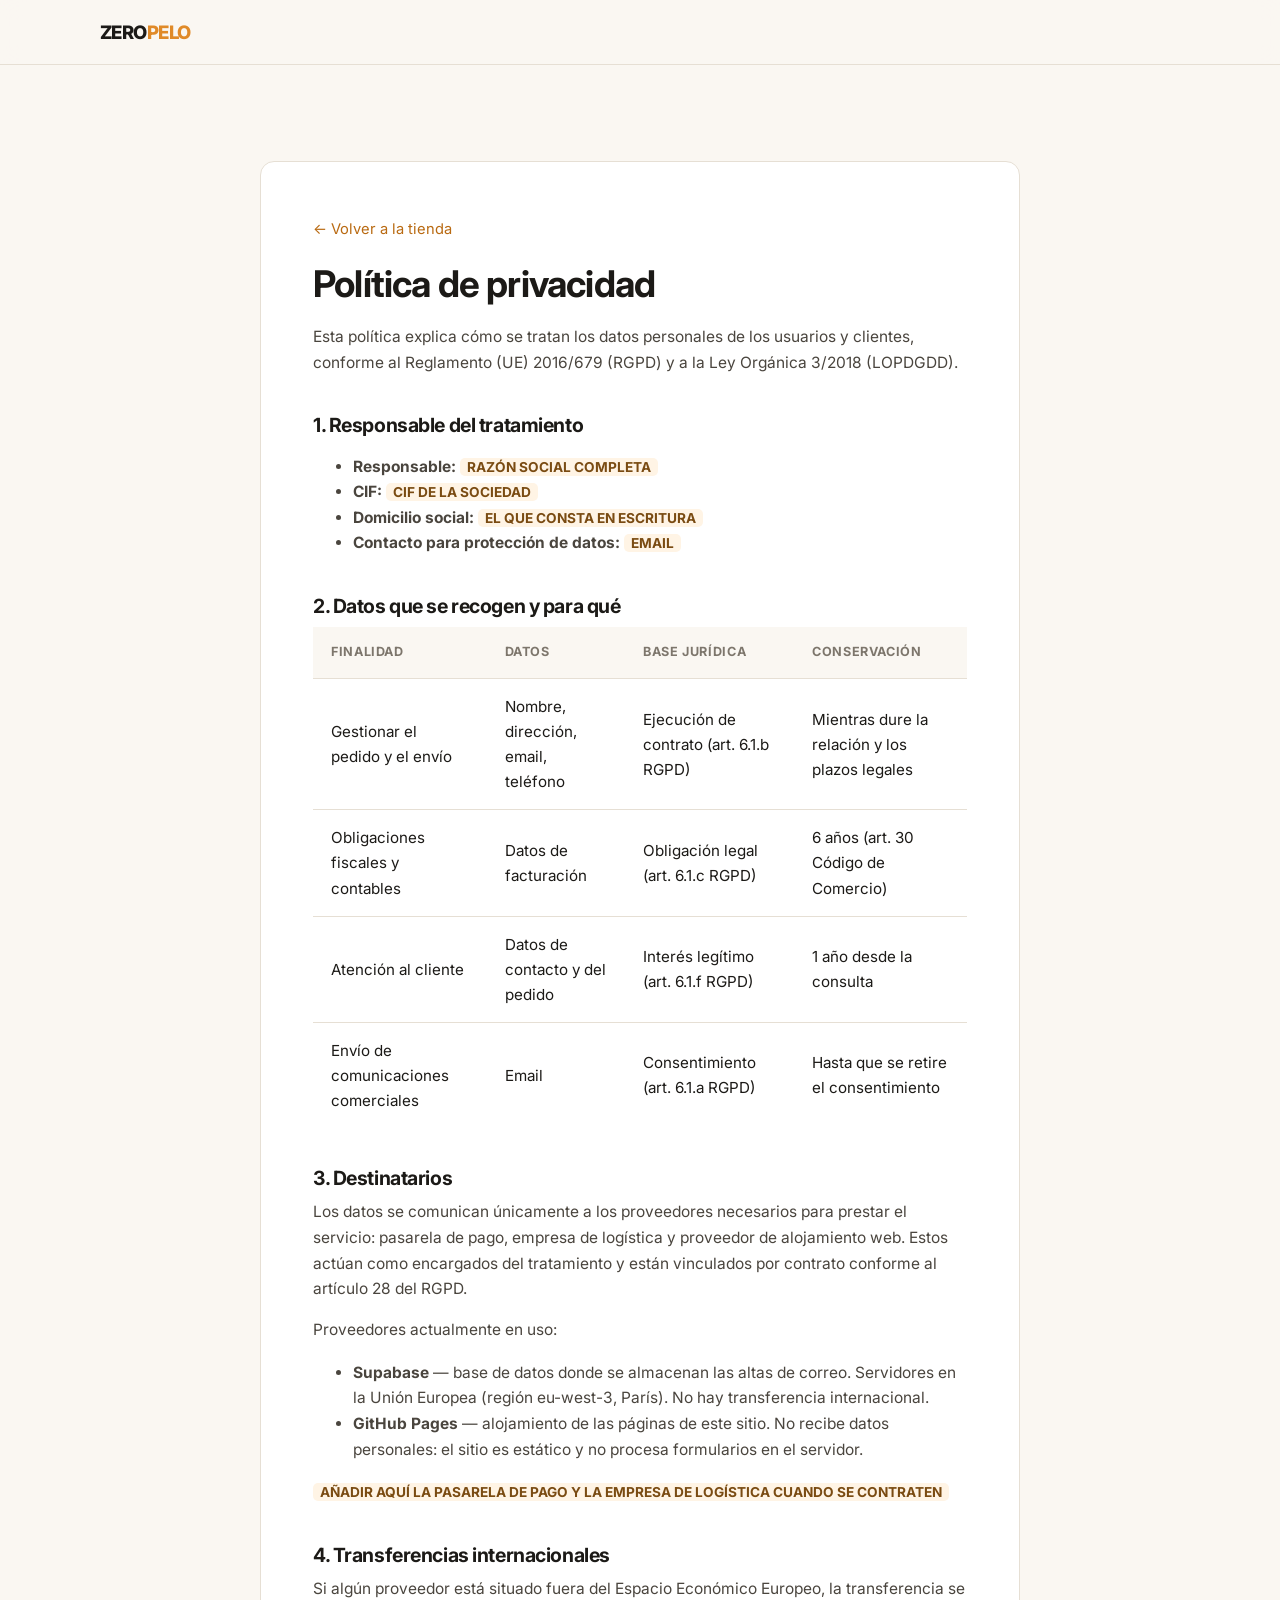
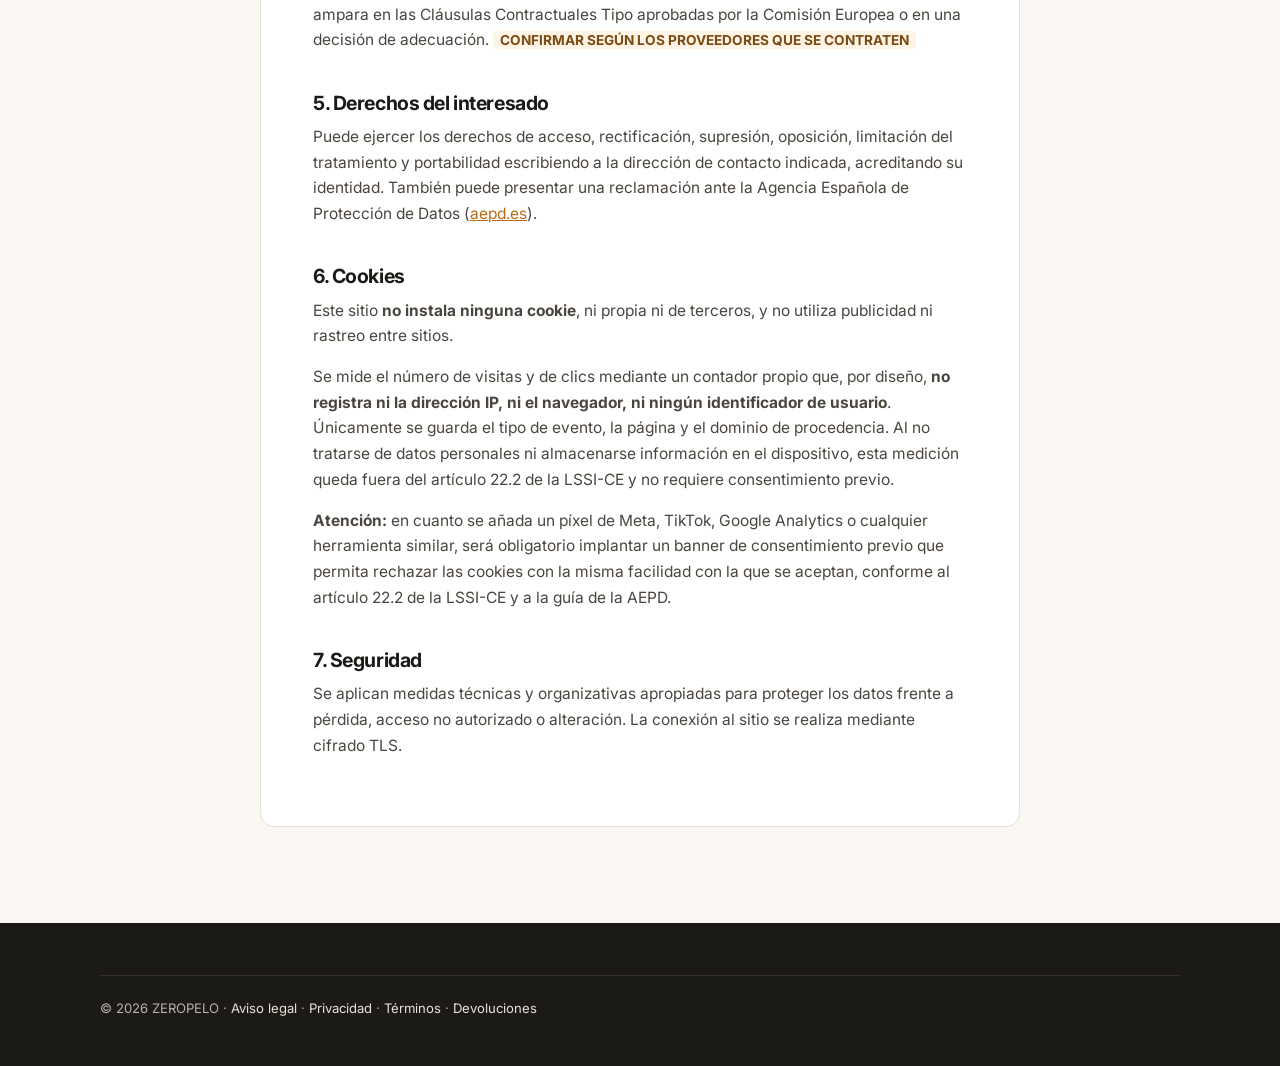
<file: legal/privacidad.html>
<!doctype html><html lang="es"><head><meta charset="utf-8">
<meta name="viewport" content="width=device-width,initial-scale=1">
<title>Política de privacidad — ZEROPELO</title><meta name="robots" content="noindex">
<link rel="stylesheet" href="../assets/styles.css">
<link rel="preconnect" href="https://fonts.googleapis.com"><link rel="preconnect" href="https://fonts.gstatic.com" crossorigin>
<link href="https://fonts.googleapis.com/css2?family=Inter:wght@400;600;700;800&display=swap" rel="stylesheet">
</head><body>
<header class="cab"><div class="env"><a class="marca" href="../index.html">ZERO<span>PELO</span></a></div></header>
<main class="seccion"><div class="env"><div class="doc">
<a class="volver" href="../index.html">&larr; Volver a la tienda</a>
<h1>Política de privacidad</h1>
<p>Esta política explica cómo se tratan los datos personales de los usuarios y clientes,
conforme al Reglamento (UE) 2016/679 (RGPD) y a la Ley Orgánica 3/2018 (LOPDGDD).</p>

<h2>1. Responsable del tratamiento</h2>
<ul>
<li><b>Responsable:</b> <span class="rellenar">RAZÓN SOCIAL COMPLETA</span></li>
<li><b>CIF:</b> <span class="rellenar">CIF DE LA SOCIEDAD</span></li>
<li><b>Domicilio social:</b> <span class="rellenar">EL QUE CONSTA EN ESCRITURA</span></li>
<li><b>Contacto para protección de datos:</b> <span class="rellenar">EMAIL</span></li>
</ul>

<h2>2. Datos que se recogen y para qué</h2>
<table><thead><tr><th>Finalidad</th><th>Datos</th><th>Base jurídica</th><th>Conservación</th></tr></thead>
<tbody>
<tr><td>Gestionar el pedido y el envío</td><td>Nombre, dirección, email, teléfono</td><td>Ejecución de contrato (art. 6.1.b RGPD)</td><td>Mientras dure la relación y los plazos legales</td></tr>
<tr><td>Obligaciones fiscales y contables</td><td>Datos de facturación</td><td>Obligación legal (art. 6.1.c RGPD)</td><td>6 años (art. 30 Código de Comercio)</td></tr>
<tr><td>Atención al cliente</td><td>Datos de contacto y del pedido</td><td>Interés legítimo (art. 6.1.f RGPD)</td><td>1 año desde la consulta</td></tr>
<tr><td>Envío de comunicaciones comerciales</td><td>Email</td><td>Consentimiento (art. 6.1.a RGPD)</td><td>Hasta que se retire el consentimiento</td></tr>
</tbody></table>

<h2>3. Destinatarios</h2>
<p>Los datos se comunican únicamente a los proveedores necesarios para prestar el servicio:
pasarela de pago, empresa de logística y proveedor de alojamiento web. Estos actúan como
encargados del tratamiento y están vinculados por contrato conforme al artículo 28 del RGPD.</p>
<p>Proveedores actualmente en uso:</p>
<ul>
<li><b>Supabase</b> — base de datos donde se almacenan las altas de correo. Servidores en
la Unión Europea (región eu-west-3, París). No hay transferencia internacional.</li>
<li><b>GitHub Pages</b> — alojamiento de las páginas de este sitio. No recibe datos personales:
el sitio es estático y no procesa formularios en el servidor.</li>
</ul>
<p><span class="rellenar">AÑADIR AQUÍ LA PASARELA DE PAGO Y LA EMPRESA DE LOGÍSTICA CUANDO SE CONTRATEN</span></p>

<h2>4. Transferencias internacionales</h2>
<p>Si algún proveedor está situado fuera del Espacio Económico Europeo, la transferencia se
ampara en las Cláusulas Contractuales Tipo aprobadas por la Comisión Europea o en una decisión
de adecuación. <span class="rellenar">CONFIRMAR SEGÚN LOS PROVEEDORES QUE SE CONTRATEN</span></p>

<h2>5. Derechos del interesado</h2>
<p>Puede ejercer los derechos de acceso, rectificación, supresión, oposición, limitación del
tratamiento y portabilidad escribiendo a la dirección de contacto indicada, acreditando su
identidad. También puede presentar una reclamación ante la Agencia Española de Protección de
Datos (<a href="https://www.aepd.es" rel="nofollow noopener" target="_blank">aepd.es</a>).</p>

<h2>6. Cookies</h2>
<p>Este sitio <b>no instala ninguna cookie</b>, ni propia ni de terceros, y no utiliza
publicidad ni rastreo entre sitios.</p>
<p>Se mide el número de visitas y de clics mediante un contador propio que, por diseño,
<b>no registra ni la dirección IP, ni el navegador, ni ningún identificador de usuario</b>.
Únicamente se guarda el tipo de evento, la página y el dominio de procedencia. Al no tratarse
de datos personales ni almacenarse información en el dispositivo, esta medición queda fuera
del artículo 22.2 de la LSSI-CE y no requiere consentimiento previo.</p>
<p><b>Atención:</b> en cuanto se añada un píxel de Meta, TikTok, Google Analytics o cualquier
herramienta similar, será obligatorio implantar un banner de consentimiento previo que permita
rechazar las cookies con la misma facilidad con la que se aceptan, conforme al artículo 22.2 de
la LSSI-CE y a la guía de la AEPD.</p>

<h2>7. Seguridad</h2>
<p>Se aplican medidas técnicas y organizativas apropiadas para proteger los datos frente a
pérdida, acceso no autorizado o alteración. La conexión al sitio se realiza mediante cifrado TLS.</p>
</div></div></main>
<footer class="pie"><div class="env"><div class="pie-fin">
<p>© 2026 ZEROPELO · <a href="aviso-legal.html">Aviso legal</a> ·
<a href="privacidad.html">Privacidad</a> ·
<a href="terminos.html">Términos</a> ·
<a href="devoluciones.html">Devoluciones</a></p>
</div></div></footer></body></html>
</file>
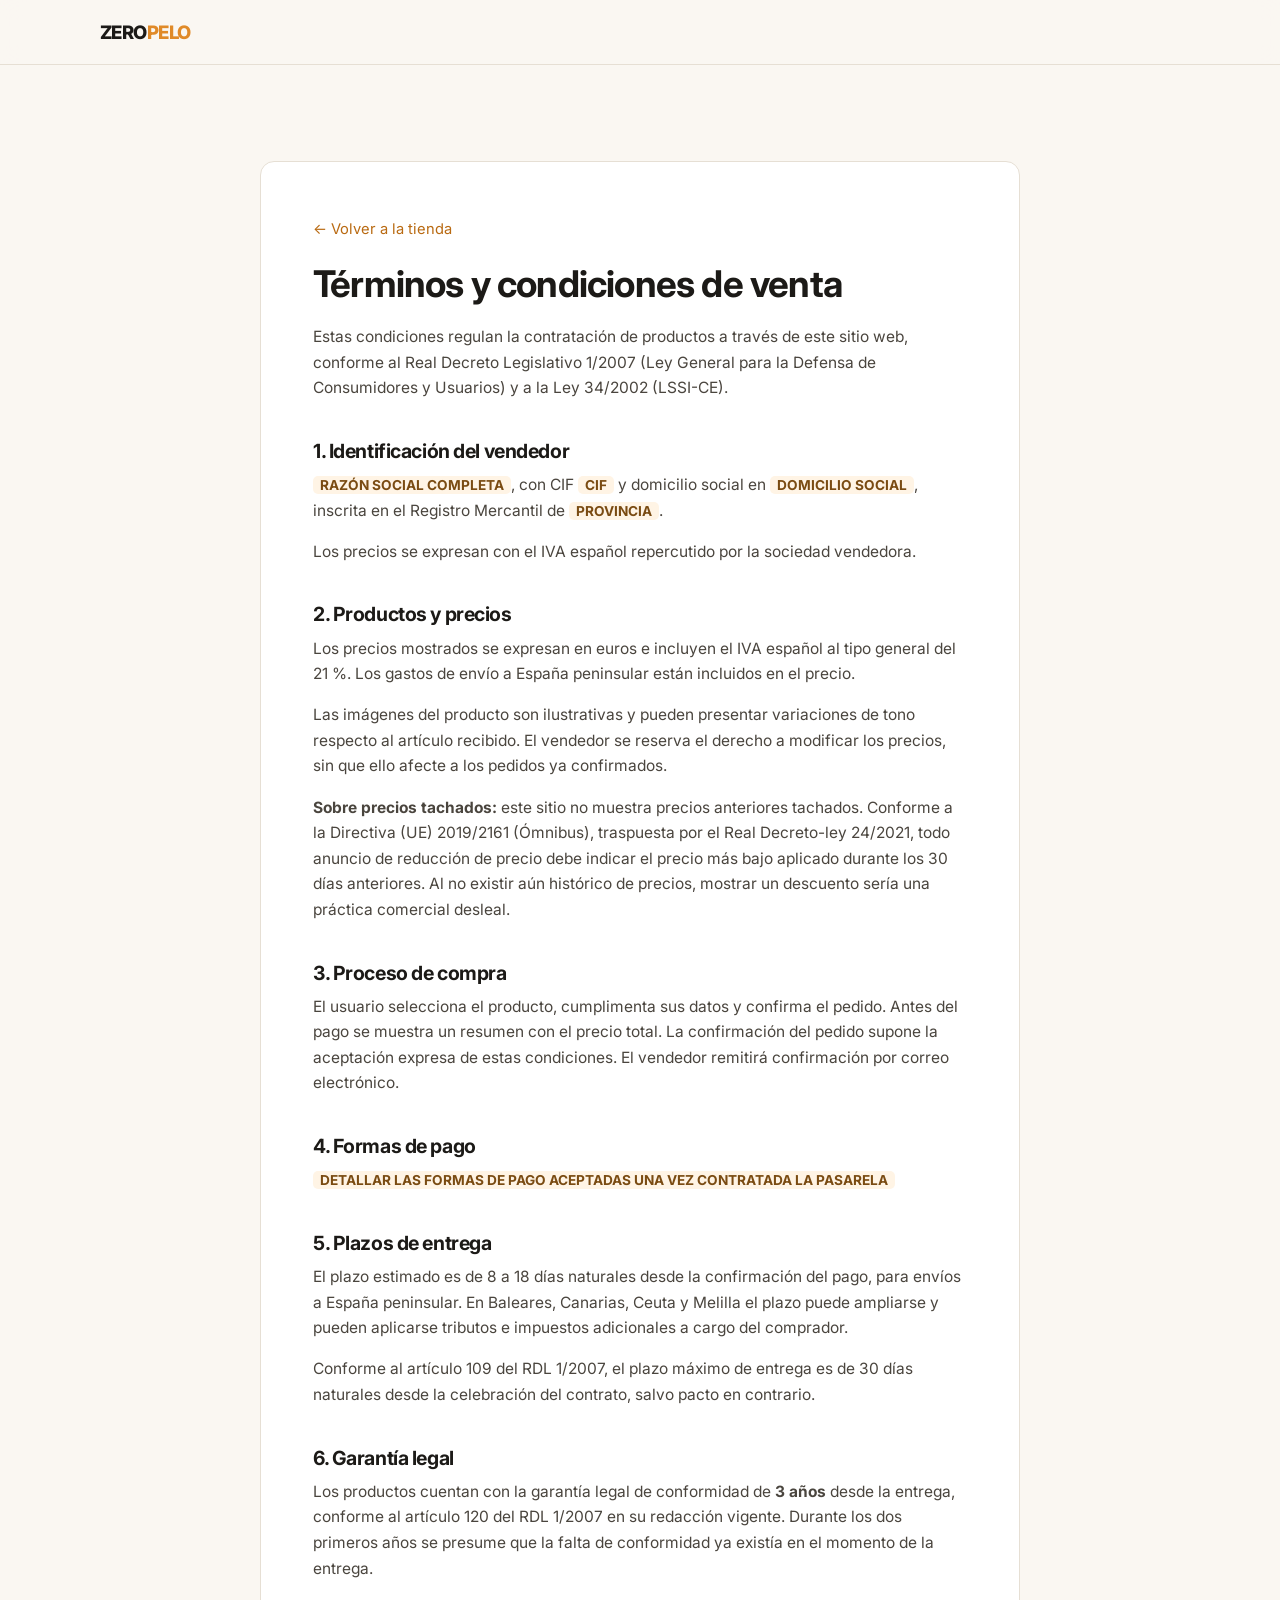
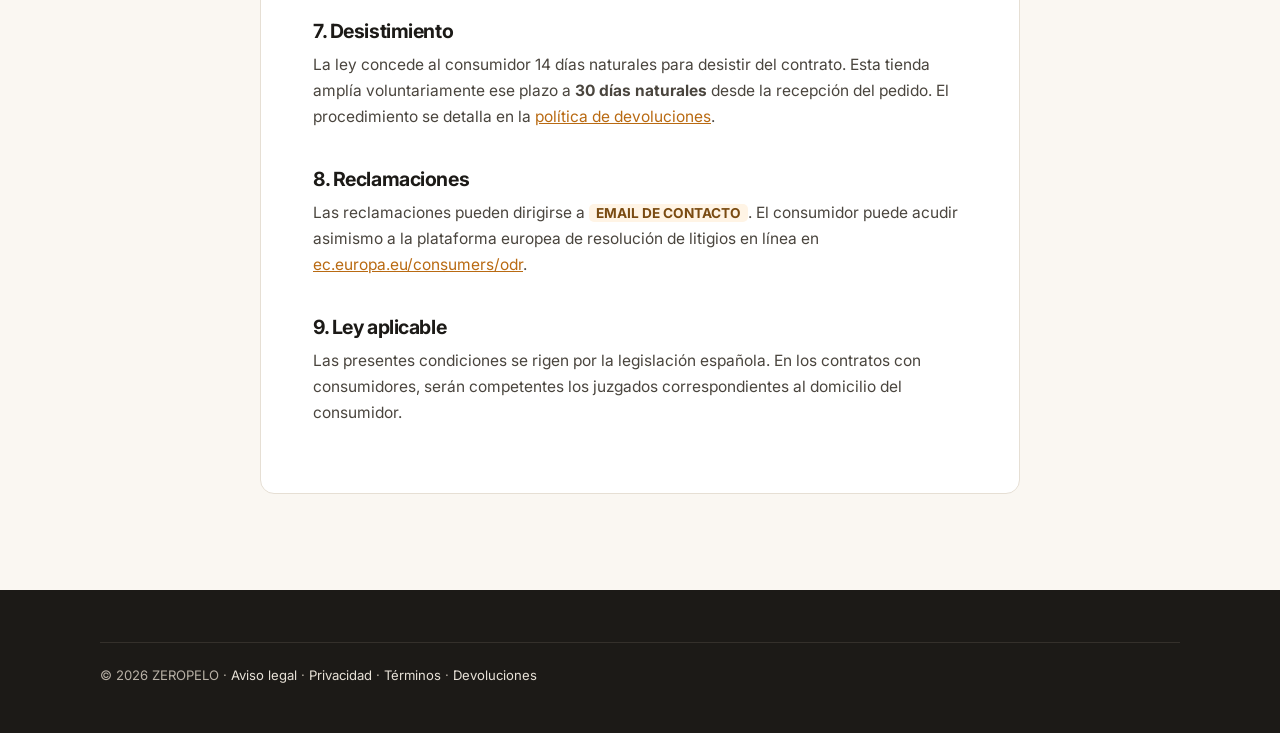
<file: legal/terminos.html>
<!doctype html><html lang="es"><head><meta charset="utf-8">
<meta name="viewport" content="width=device-width,initial-scale=1">
<title>Términos y condiciones — ZEROPELO</title><meta name="robots" content="noindex">
<link rel="stylesheet" href="../assets/styles.css">
<link rel="preconnect" href="https://fonts.googleapis.com"><link rel="preconnect" href="https://fonts.gstatic.com" crossorigin>
<link href="https://fonts.googleapis.com/css2?family=Inter:wght@400;600;700;800&display=swap" rel="stylesheet">
</head><body>
<header class="cab"><div class="env"><a class="marca" href="../index.html">ZERO<span>PELO</span></a></div></header>
<main class="seccion"><div class="env"><div class="doc">
<a class="volver" href="../index.html">&larr; Volver a la tienda</a>
<h1>Términos y condiciones de venta</h1>
<p>Estas condiciones regulan la contratación de productos a través de este sitio web, conforme al
Real Decreto Legislativo 1/2007 (Ley General para la Defensa de Consumidores y Usuarios) y a la
Ley 34/2002 (LSSI-CE).</p>

<h2>1. Identificación del vendedor</h2>
<p><span class="rellenar">RAZÓN SOCIAL COMPLETA</span>, con CIF
<span class="rellenar">CIF</span> y domicilio social en
<span class="rellenar">DOMICILIO SOCIAL</span>, inscrita en el Registro Mercantil de
<span class="rellenar">PROVINCIA</span>.</p>
<p>Los precios se expresan con el IVA español repercutido por la sociedad vendedora.</p>

<h2>2. Productos y precios</h2>
<p>Los precios mostrados se expresan en euros e incluyen el IVA español al tipo general del 21 %.
Los gastos de envío a España peninsular están incluidos en el precio.</p>
<p>Las imágenes del producto son ilustrativas y pueden presentar variaciones de tono respecto al
artículo recibido. El vendedor se reserva el derecho a modificar los precios, sin que ello afecte
a los pedidos ya confirmados.</p>
<p><b>Sobre precios tachados:</b> este sitio no muestra precios anteriores tachados. Conforme a la
Directiva (UE) 2019/2161 (Ómnibus), traspuesta por el Real Decreto-ley 24/2021, todo anuncio de
reducción de precio debe indicar el precio más bajo aplicado durante los 30 días anteriores. Al
no existir aún histórico de precios, mostrar un descuento sería una práctica comercial desleal.</p>

<h2>3. Proceso de compra</h2>
<p>El usuario selecciona el producto, cumplimenta sus datos y confirma el pedido. Antes del pago se
muestra un resumen con el precio total. La confirmación del pedido supone la aceptación expresa de
estas condiciones. El vendedor remitirá confirmación por correo electrónico.</p>

<h2>4. Formas de pago</h2>
<p><span class="rellenar">DETALLAR LAS FORMAS DE PAGO ACEPTADAS UNA VEZ CONTRATADA LA PASARELA</span></p>

<h2>5. Plazos de entrega</h2>
<p>El plazo estimado es de 8 a 18 días naturales desde la confirmación del pago, para envíos a
España peninsular. En Baleares, Canarias, Ceuta y Melilla el plazo puede ampliarse y pueden
aplicarse tributos e impuestos adicionales a cargo del comprador.</p>
<p>Conforme al artículo 109 del RDL 1/2007, el plazo máximo de entrega es de 30 días naturales
desde la celebración del contrato, salvo pacto en contrario.</p>

<h2>6. Garantía legal</h2>
<p>Los productos cuentan con la garantía legal de conformidad de <b>3 años</b> desde la entrega,
conforme al artículo 120 del RDL 1/2007 en su redacción vigente. Durante los dos primeros años se
presume que la falta de conformidad ya existía en el momento de la entrega.</p>

<h2>7. Desistimiento</h2>
<p>La ley concede al consumidor 14 días naturales para desistir del contrato. Esta tienda amplía voluntariamente ese plazo a <b>30 días naturales</b> desde la recepción del pedido. El procedimiento se
detalla en la <a href="devoluciones.html">política de devoluciones</a>.</p>

<h2>8. Reclamaciones</h2>
<p>Las reclamaciones pueden dirigirse a <span class="rellenar">EMAIL DE CONTACTO</span>. El
consumidor puede acudir asimismo a la plataforma europea de resolución de litigios en línea en
<a href="https://ec.europa.eu/consumers/odr" rel="nofollow noopener" target="_blank">ec.europa.eu/consumers/odr</a>.</p>

<h2>9. Ley aplicable</h2>
<p>Las presentes condiciones se rigen por la legislación española. En los contratos con
consumidores, serán competentes los juzgados correspondientes al domicilio del consumidor.</p>
</div></div></main>
<footer class="pie"><div class="env"><div class="pie-fin">
<p>© 2026 ZEROPELO · <a href="aviso-legal.html">Aviso legal</a> ·
<a href="privacidad.html">Privacidad</a> ·
<a href="terminos.html">Términos</a> ·
<a href="devoluciones.html">Devoluciones</a></p>
</div></div></footer></body></html>
</file>
<file: assets/styles.css>
:root{
  --tinta:#1c1a17; --tinta-suave:#4a453e; --tenue:#7d766c;
  --crema:#faf7f2; --papel:#ffffff; --borde:#e6dfd4;
  --teal:#E08A28; --teal-osc:#B96A12; --teal-claro:#FBEEDC;
  --terracota:#B24A2C; --exito:#2f7d4f;
  --r:14px; --sombra:0 1px 2px rgba(28,26,23,.05),0 8px 24px rgba(28,26,23,.06);
  --max:1120px;
  --sans:"Inter",-apple-system,BlinkMacSystemFont,"Segoe UI",Roboto,Helvetica,Arial,sans-serif;
}
*,*::before,*::after{box-sizing:border-box}
html{scroll-behavior:smooth;-webkit-text-size-adjust:100%}
body{margin:0;font-family:var(--sans);color:var(--tinta);background:var(--crema);
  font-size:17px;line-height:1.65;-webkit-font-smoothing:antialiased}
img{max-width:100%;height:auto;display:block}
a{color:var(--teal-osc)}
h1,h2,h3{line-height:1.15;letter-spacing:-.022em;margin:0 0 .5em;font-weight:700}
h1{font-size:clamp(2rem,5.2vw,3.35rem)}
h2{font-size:clamp(1.55rem,3.6vw,2.3rem)}
h3{font-size:1.12rem}
p{margin:0 0 1em}
.env{max-width:var(--max);margin:0 auto;padding:0 20px}
.seccion{padding:clamp(56px,8vw,96px) 0}
.centro{text-align:center}
.entradilla{font-size:1.06rem;color:var(--tinta-suave);max-width:62ch;margin:0 auto 2.5rem}

/* avisos */
.barra{background:#2B2118;color:#fff;text-align:center;padding:11px 20px;
  font-size:.85rem;font-weight:600;letter-spacing:.01em}
.aviso-borrador{background:#fff4e5;border-bottom:1px solid #f0d9b5;color:#7a4b12;
  padding:12px 20px;font-size:.83rem;text-align:center;line-height:1.5}
.aviso-borrador strong{color:#5c3708}

/* cabecera */
.cab{position:sticky;top:0;z-index:50;background:rgba(250,247,242,.9);
  backdrop-filter:saturate(160%) blur(12px);border-bottom:1px solid var(--borde)}
.cab .env{display:flex;align-items:center;justify-content:space-between;height:64px}
.marca{font-weight:800;font-size:1.16rem;letter-spacing:-.03em;text-decoration:none;color:var(--tinta)}
.marca span{color:var(--teal)}

/* botones */
.btn{display:inline-flex;align-items:center;justify-content:center;gap:.5rem;
  background:var(--teal);color:#fff;text-decoration:none;font-weight:700;font-size:1.02rem;
  padding:16px 30px;border-radius:var(--r);border:0;cursor:pointer;
  box-shadow:0 2px 0 var(--teal-osc);transition:transform .12s ease,background .12s ease}
.btn:hover{background:var(--teal-osc);transform:translateY(-1px)}
.btn:active{transform:translateY(1px);box-shadow:none}
.btn-g{width:100%;padding:18px 30px;font-size:1.08rem}
.btn-sec{background:transparent;color:var(--teal-osc);box-shadow:inset 0 0 0 1.5px var(--borde)}
.btn-sec:hover{background:var(--papel);color:var(--teal-osc)}

/* hero */
.hero{padding:clamp(40px,6vw,76px) 0 clamp(48px,7vw,88px)}
.hero-rej{display:grid;grid-template-columns:1fr 1fr;gap:clamp(28px,5vw,64px);align-items:center}
.hero-media{border-radius:20px;overflow:hidden;background:var(--papel);box-shadow:var(--sombra)}
.etiqueta{display:inline-flex;align-items:center;gap:.45rem;background:var(--teal-claro);
  color:var(--teal-osc);font-size:.79rem;font-weight:700;letter-spacing:.04em;
  text-transform:uppercase;padding:7px 13px;border-radius:99px;margin-bottom:18px}
.hero p.sub{font-size:1.12rem;color:var(--tinta-suave);max-width:46ch}
.precio{display:flex;align-items:baseline;gap:.6rem;margin:22px 0 6px}
.precio .ahora{font-size:2.1rem;font-weight:800;letter-spacing:-.03em}
.precio .antes{font-size:1.05rem;color:var(--tenue);text-decoration:line-through}
.precio .off{background:var(--terracota);color:#fff;font-size:.76rem;font-weight:700;
  padding:4px 9px;border-radius:6px;letter-spacing:.03em}
.iva{font-size:.83rem;color:var(--tenue);margin-bottom:20px}
.ventajas{list-style:none;padding:0;margin:24px 0 0;display:grid;gap:11px}
.ventajas li{display:flex;gap:.65rem;align-items:flex-start;font-size:.97rem;color:var(--tinta-suave)}
.tic{flex:0 0 20px;height:20px;margin-top:2px;border-radius:50%;background:var(--teal-claro);
  color:var(--teal-osc);display:grid;place-items:center;font-size:.7rem;font-weight:800}

/* confianza */
.confianza{border-top:1px solid var(--borde);border-bottom:1px solid var(--borde);background:var(--papel)}
.confianza .env{display:grid;grid-template-columns:repeat(4,1fr);gap:20px;padding-top:30px;padding-bottom:30px}
.conf-it{text-align:center}
.conf-it b{display:block;font-size:.95rem;margin-bottom:2px}
.conf-it span{font-size:.83rem;color:var(--tenue)}

/* tarjetas */
.rej{display:grid;gap:22px}
.rej-3{grid-template-columns:repeat(3,1fr)}
.rej-2{grid-template-columns:repeat(2,1fr)}
.tarjeta{background:var(--papel);border:1px solid var(--borde);border-radius:var(--r);
  padding:28px;box-shadow:var(--sombra)}
.paso-n{width:34px;height:34px;border-radius:50%;background:var(--teal);color:#fff;
  display:grid;place-items:center;font-weight:800;font-size:.95rem;margin-bottom:14px}
.tarjeta p{margin:0;color:var(--tinta-suave);font-size:.96rem}

/* problema */
.problema{background:var(--papel);border-top:1px solid var(--borde);border-bottom:1px solid var(--borde)}
.problema ul{list-style:none;padding:0;margin:0;display:grid;gap:14px}
.problema li{display:flex;gap:.75rem;align-items:flex-start;color:var(--tinta-suave)}
.cruz{flex:0 0 22px;height:22px;border-radius:50%;background:#fdeceb;color:#b23c2c;
  display:grid;place-items:center;font-weight:800;font-size:.78rem;margin-top:2px}

/* comparativa */
.tabla-env{overflow-x:auto;border:1px solid var(--borde);border-radius:var(--r);background:var(--papel)}
table{width:100%;border-collapse:collapse;min-width:520px;font-size:.95rem}
th,td{padding:15px 18px;text-align:left;border-bottom:1px solid var(--borde)}
thead th{background:var(--crema);font-size:.79rem;text-transform:uppercase;
  letter-spacing:.05em;color:var(--tenue)}
tbody tr:last-child td{border-bottom:0}
td.si{color:var(--exito);font-weight:700}
td.no{color:var(--tenue)}
th.dest{color:var(--teal-osc)}

/* oferta */
.packs{display:grid;grid-template-columns:repeat(2,1fr);gap:22px;max-width:820px;margin:0 auto}
.pack{background:var(--papel);border:1.5px solid var(--borde);border-radius:var(--r);padding:28px;position:relative}
.pack.dest{border-color:var(--teal);box-shadow:0 0 0 4px var(--teal-claro)}
.pack-tag{position:absolute;top:-12px;left:50%;transform:translateX(-50%);
  background:var(--teal);color:#fff;font-size:.72rem;font-weight:800;letter-spacing:.05em;
  text-transform:uppercase;padding:5px 13px;border-radius:99px;white-space:nowrap}
.pack h3{margin-bottom:4px}
.pack .p{font-size:1.85rem;font-weight:800;letter-spacing:-.03em;margin:10px 0 2px}
.pack ul{list-style:none;padding:0;margin:16px 0 22px;display:grid;gap:9px;font-size:.93rem;color:var(--tinta-suave)}
.pack ul li{display:flex;gap:.55rem}

/* testimonios */
.tst{background:var(--papel);border:1px dashed #d3c9b8;border-radius:var(--r);padding:26px}
.tst-cab{display:flex;align-items:center;gap:12px;margin-bottom:12px}
.tst-av{width:42px;height:42px;border-radius:50%;background:var(--crema);
  border:1px solid var(--borde);display:grid;place-items:center;color:var(--tenue);font-size:.9rem}
.tst-av b{font-weight:700}
.tst blockquote{margin:0;color:var(--tenue);font-style:italic;font-size:.95rem}
.tst .marcador{display:inline-block;background:#fff4e5;color:#7a4b12;font-size:.7rem;
  font-weight:800;letter-spacing:.04em;text-transform:uppercase;padding:3px 8px;border-radius:5px;margin-bottom:10px}

/* faq */
details{background:var(--papel);border:1px solid var(--borde);border-radius:var(--r);
  padding:18px 22px;margin-bottom:12px}
details[open]{border-color:var(--teal)}
summary{cursor:pointer;font-weight:700;list-style:none;display:flex;
  justify-content:space-between;align-items:center;gap:1rem}
summary::-webkit-details-marker{display:none}
summary::after{content:"+";font-size:1.4rem;color:var(--teal);font-weight:400;line-height:1}
details[open] summary::after{content:"−"}
details p{margin:14px 0 0;color:var(--tinta-suave);font-size:.96rem}

/* cta final */
.cta-final{background:#2B2118;color:#fff;text-align:center}
.cta-final h2{color:#fff}
.cta-final p{color:#D6C6B4;max-width:52ch;margin:0 auto 2rem}
.cta-final .btn{background:#E08A28;color:#2B2118;box-shadow:0 2px 0 #B96A12}
.cta-final .btn:hover{background:#F0A044;color:#2B2118}

/* pie */
.pie{background:var(--tinta);color:#b8b1a6;padding:52px 0 34px;font-size:.9rem}
.pie a{color:#e8e2d8;text-decoration:none}
.pie a:hover{text-decoration:underline}
.pie-rej{display:grid;grid-template-columns:1.6fr 1fr 1fr;gap:36px;margin-bottom:34px}
.pie h4{color:#fff;font-size:.79rem;text-transform:uppercase;letter-spacing:.07em;margin:0 0 14px}
.pie ul{list-style:none;padding:0;margin:0;display:grid;gap:9px}
.pie-fin{border-top:1px solid #34302b;padding-top:22px;font-size:.82rem;line-height:1.6}
.marca-pie{font-weight:800;font-size:1.1rem;color:#fff;letter-spacing:-.03em}

/* legal */
.doc{max-width:760px;margin:0 auto;background:var(--papel);border:1px solid var(--borde);
  border-radius:var(--r);padding:clamp(28px,5vw,52px)}
.doc h1{font-size:clamp(1.7rem,4vw,2.3rem)}
.doc h2{font-size:1.22rem;margin-top:2em}
.doc p,.doc li{color:var(--tinta-suave);font-size:.97rem}
.doc .rellenar{background:#fff4e5;color:#7a4b12;padding:1px 7px;border-radius:5px;
  font-weight:700;font-size:.88em;white-space:nowrap}
.volver{display:inline-block;margin-bottom:22px;font-size:.92rem;text-decoration:none}

@media(max-width:860px){
  .hero-rej,.rej-3,.rej-2,.packs{grid-template-columns:1fr}
  .confianza .env{grid-template-columns:repeat(2,1fr);gap:24px}
  .pie-rej{grid-template-columns:1fr;gap:28px}
  .hero-media{order:-1}
}

/* captura de email */
.captura{background:var(--teal-claro);border:1px solid #EBD9BF;border-radius:var(--r);
  padding:clamp(28px,5vw,46px);text-align:center;max-width:720px;margin:0 auto}
.captura h2{margin-bottom:.35em}
.captura p.intro{color:var(--tinta-suave);max-width:48ch;margin:0 auto 26px}
.form-fila{display:flex;gap:10px;max-width:470px;margin:0 auto 14px}
.form-fila input{flex:1;min-width:0;padding:15px 17px;border:1.5px solid var(--borde);
  border-radius:var(--r);font:inherit;font-size:1rem;background:var(--papel);color:var(--tinta)}
.form-fila input:focus{outline:none;border-color:var(--teal);box-shadow:0 0 0 3px rgba(224,138,40,.2)}
.form-fila .btn{white-space:nowrap;padding:15px 26px}
.consent{display:flex;gap:.6rem;align-items:flex-start;max-width:470px;margin:0 auto;
  text-align:left;font-size:.85rem;color:var(--tinta-suave);line-height:1.5}
.consent input{margin-top:3px;flex:0 0 auto;width:17px;height:17px;accent-color:var(--teal)}
.form-msg{margin:16px 0 0;font-size:.93rem;font-weight:600;min-height:1.3em}
.form-msg.ok{color:var(--exito)}
.form-msg.err{color:#b23c2c}
.pack-img{border-radius:10px;overflow:hidden;margin:-6px 0 16px;background:var(--crema)}
@media(max-width:520px){.form-fila{flex-direction:column}}

/* aviso de devoluciones previo a la compra (art. 97.1.i RDL 1/2007) */
.aviso-dev{max-width:820px;margin:22px auto 0;background:var(--papel);
  border:1px solid var(--borde);border-radius:var(--r);padding:18px 22px;
  font-size:.9rem;color:var(--tinta-suave);line-height:1.6}
.aviso-dev b{color:var(--tinta)}
.aviso-dev .tit{display:block;font-weight:700;color:var(--tinta);margin-bottom:6px;font-size:.95rem}
.aviso-dev a{color:var(--teal-osc)}

/* despiece y corte */
.tecnico{background:var(--papel);border-top:1px solid var(--borde);border-bottom:1px solid var(--borde)}
.diagramas{display:grid;grid-template-columns:repeat(3,1fr);gap:22px;margin-top:8px}
.diag{background:var(--crema);border:1px solid var(--borde);border-radius:var(--r);
  overflow:hidden;display:flex;flex-direction:column}
.diag img{width:100%;display:block}
.diag .pie-d{padding:18px 22px 22px}
.diag h3{margin:0 0 6px;font-size:1.02rem}
.diag p{margin:0;font-size:.93rem;color:var(--tinta-suave)}
@media(max-width:980px){.diagramas{grid-template-columns:1fr}}

/* video del hero */
.hero-media{position:relative}
.hero-media video{width:100%;height:auto;display:block;background:var(--papel)}

/* el video del hero es escaparate, no reproductor */
.hero-media video::-webkit-media-controls,
.hero-media video::-webkit-media-controls-enclosure,
.hero-media video::-webkit-media-controls-panel { display: none !important; }
.hero-media video { pointer-events: none; }
.diag .diag-video{width:100%;height:auto;display:block;background:var(--crema);pointer-events:none}
.diag video::-webkit-media-controls,
.diag video::-webkit-media-controls-enclosure{display:none !important}


/* reseñas */
.resenas{display:grid;grid-template-columns:repeat(3,1fr);gap:20px;margin-top:8px}
.res{background:var(--papel);border:1px solid var(--borde);border-radius:var(--r);padding:24px}
.res .estrellas{color:var(--teal);font-size:1.05rem;letter-spacing:.1em;margin-bottom:10px}
.res blockquote{margin:0 0 14px;font-size:.97rem;line-height:1.6;color:var(--tinta)}
.res .quien{font-size:.85rem;color:var(--tenue)}
.res .quien b{color:var(--tinta-suave);font-weight:600}
.fuente{max-width:760px;margin:26px auto 0;background:var(--crema);border:1px solid var(--borde);
  border-radius:var(--r);padding:18px 22px;font-size:.86rem;color:var(--tinta-suave);line-height:1.6}
.fuente b{color:var(--tinta)}
.valoracion{display:flex;align-items:center;justify-content:center;gap:20px;flex-wrap:wrap;
  background:var(--papel);border:1px solid var(--borde);border-radius:var(--r);
  padding:22px 26px;max-width:620px;margin:0 auto 30px}
.valoracion .nota{font-size:2.4rem;font-weight:800;letter-spacing:-.03em;line-height:1}
.valoracion .det{font-size:.9rem;color:var(--tinta-suave);text-align:left}
@media(max-width:860px){.resenas{grid-template-columns:1fr}}
</file>
